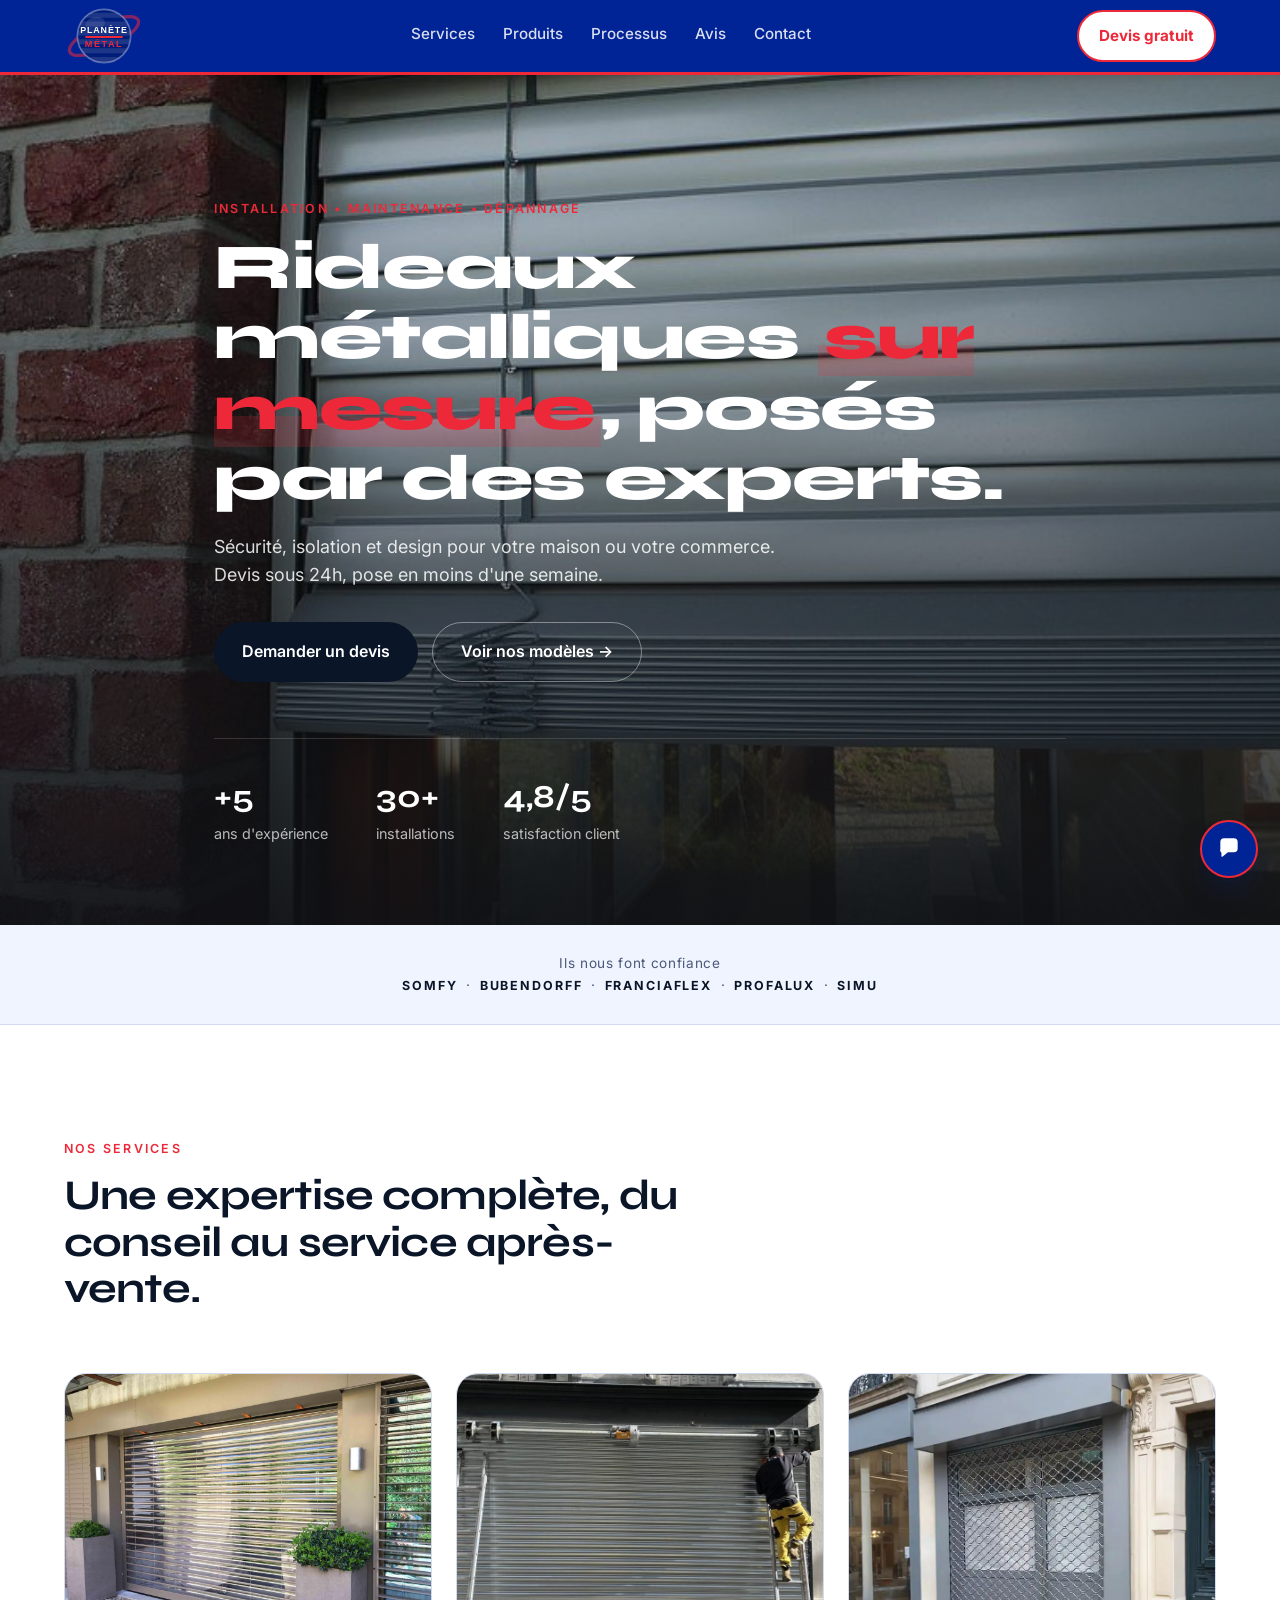
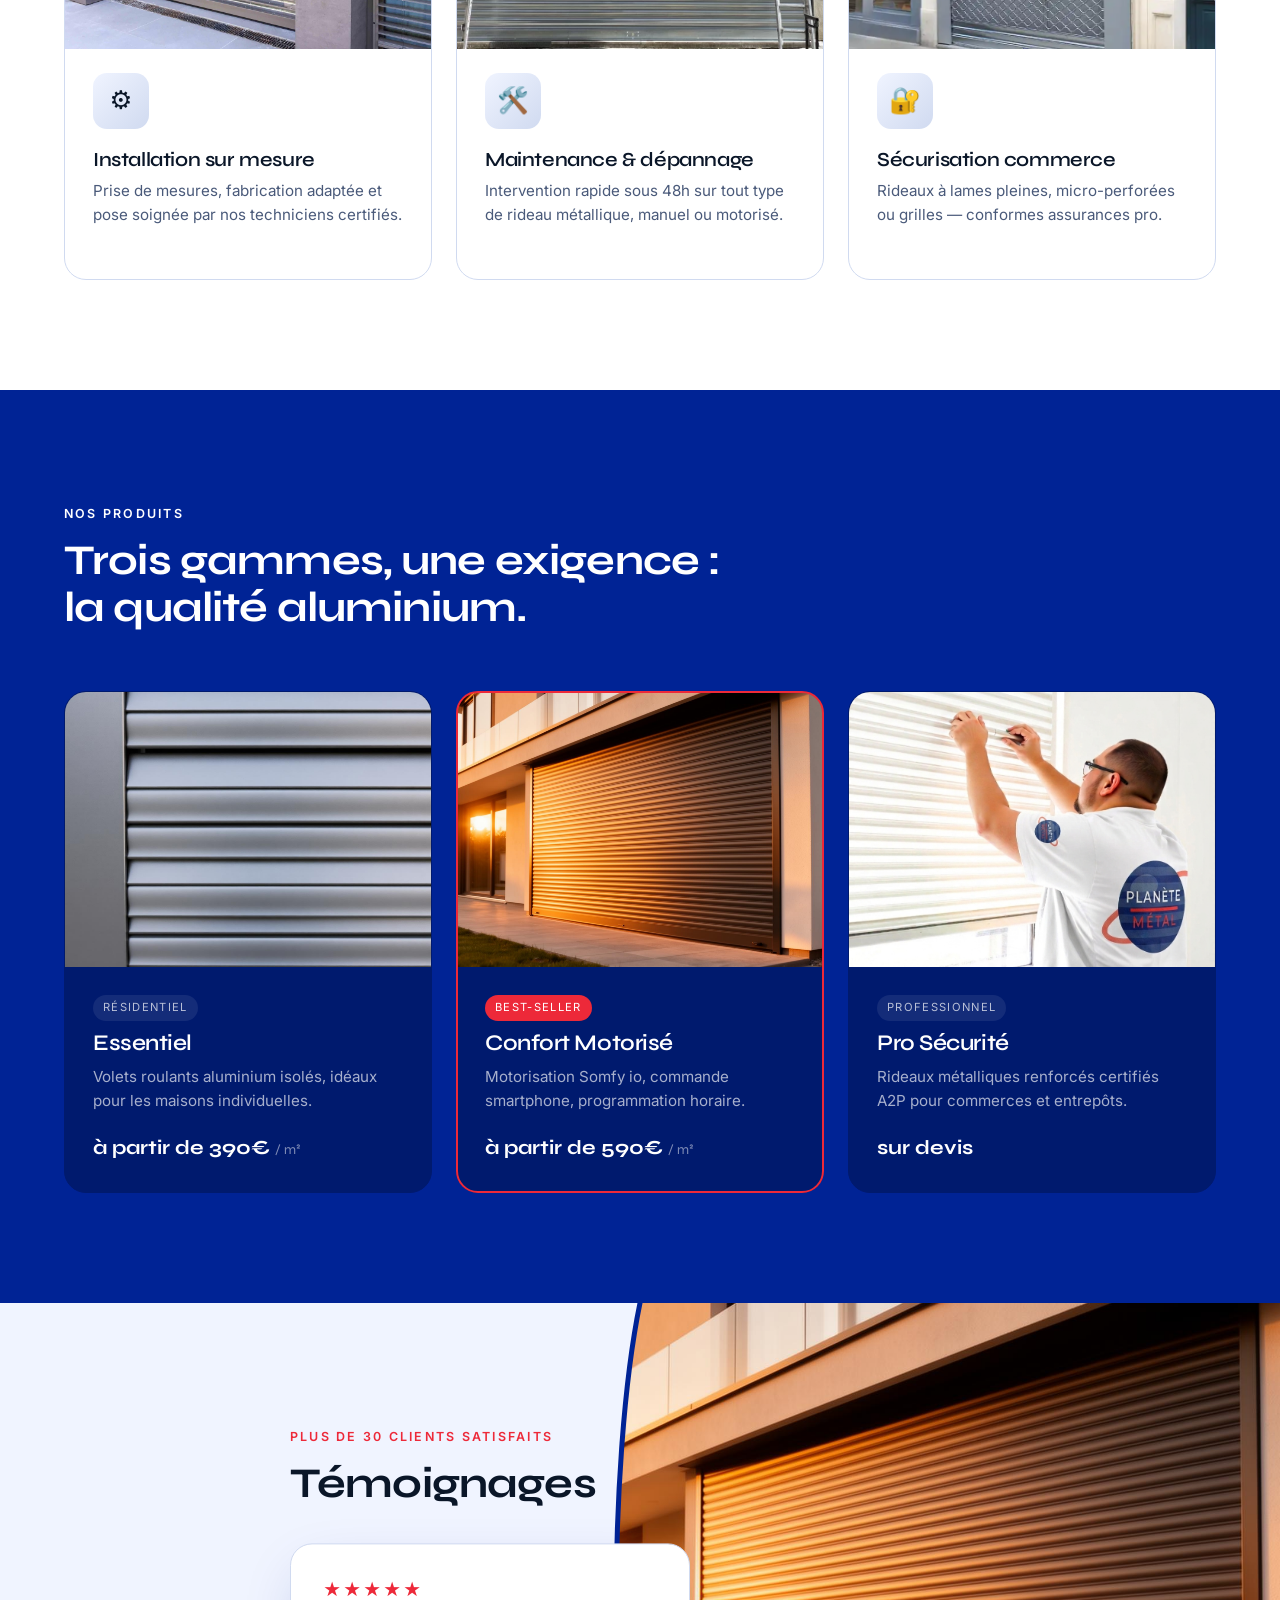
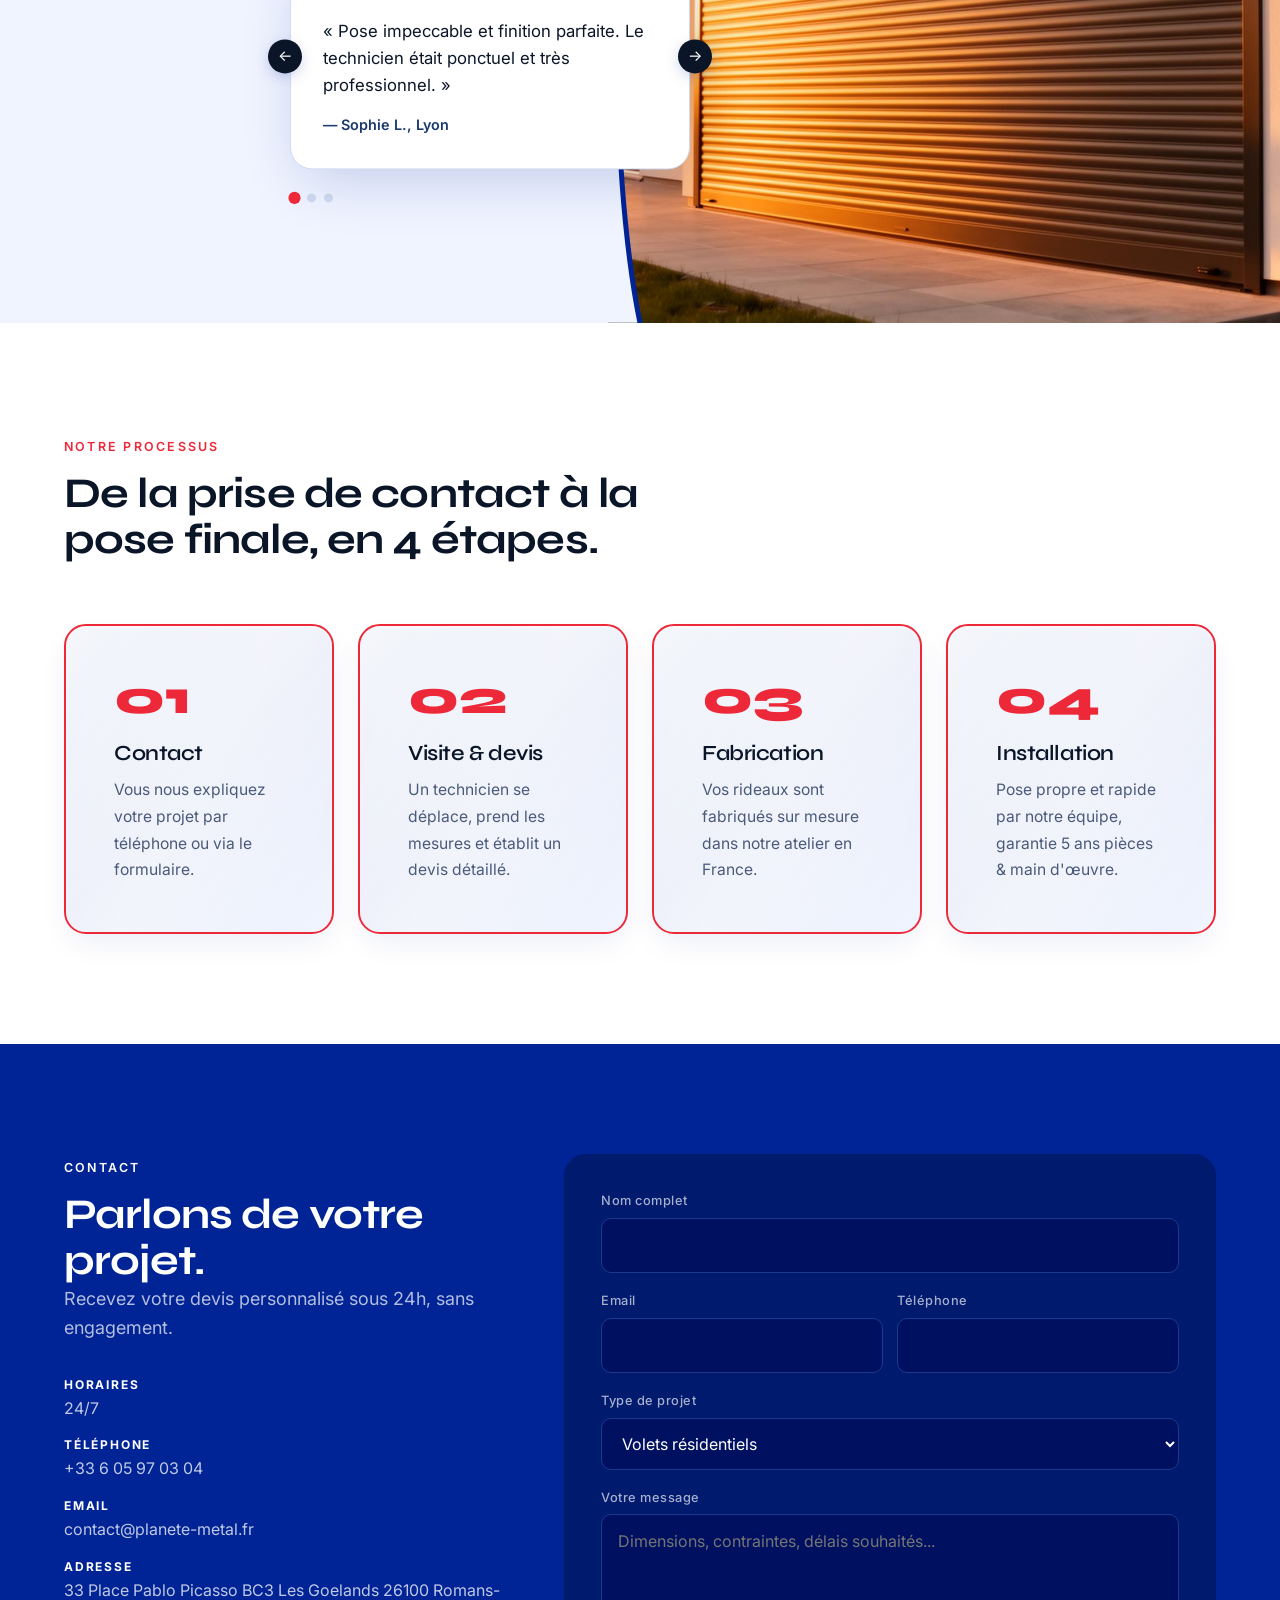
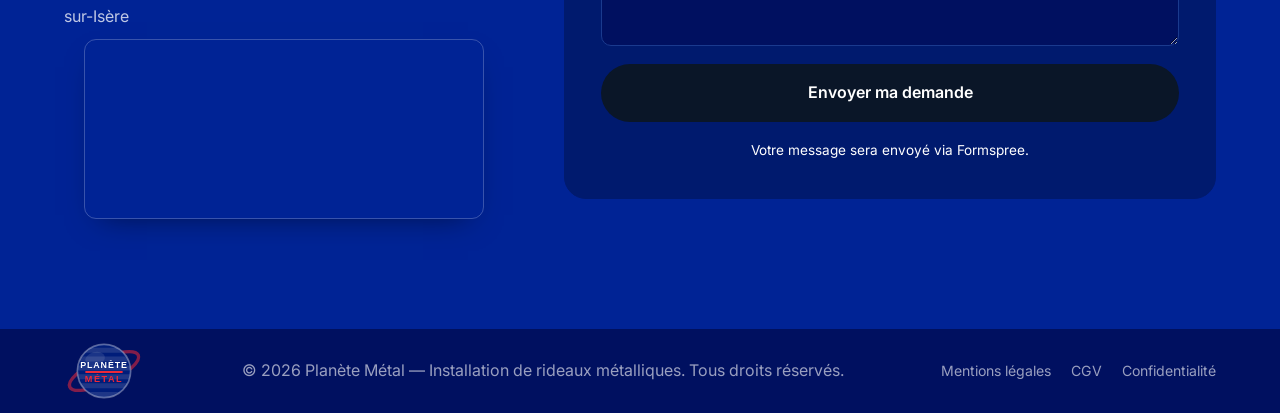
<file: index.html>
<!DOCTYPE html>
<html lang="fr">
<head>
<meta charset="UTF-8" />
<meta name="viewport" content="width=device-width, initial-scale=1.0" />
<title>Planète Métal</title>
<meta name="description" content="Spécialiste de l'installation de rideaux métalliques aluminium pour particuliers et professionnels. Devis gratuit, pose rapide, garantie 5 ans." />
<link rel="icon" type="image/svg+xml" href="assets/logo-white.svg?v=20260526b" />
<link rel="preconnect" href="https://fonts.googleapis.com">
<link rel="preconnect" href="https://fonts.gstatic.com" crossorigin>
<link href="https://fonts.googleapis.com/css2?family=Inter:wght@400;500;600&family=Syne:wght@600;700;800&display=swap" rel="stylesheet">
<link rel="stylesheet" href="styles.css" />
</head>
<body>

<header class="nav">
  <div class="container nav__inner">
    <a href="#" class="brand">
      <img src="assets/logo-white.svg?v=20260526b" alt="Planète Métal" class="brand__logo">
    </a>
    <nav class="nav__links" id="siteNavLinks">
      <a href="#services">Services</a>
      <a href="#produits">Produits</a>
      <a href="#process">Processus</a>
      <a href="#temoignages">Avis</a>
      <a href="#contact">Contact</a>
    </nav>
    <a href="#contact" class="btn btn--primary btn--devis">Devis gratuit</a>
    <button class="nav__burger" aria-label="Menu" aria-expanded="false" aria-controls="siteNavLinks">
      <span></span><span></span><span></span>
    </button>
  </div>
</header>

<main>
  <!-- HERO -->
  <section class="hero">
    <div class="hero__media">
      <img src="assets/hero-1.jpg" alt="Rideau aluminium installé sur une maison moderne" />
      <div class="hero__overlay"></div>
    </div>
    <div class="container hero__content">
      <span class="eyebrow">Installation • Maintenance • Dépannage</span>
      <h1>Rideaux métalliques <em>sur mesure</em>, posés par des experts.</h1>
      <p class="lead">Sécurité, isolation et design pour votre maison ou votre commerce. Devis sous 24h, pose en moins d'une semaine.</p>
      <div class="hero__cta">
        <a href="#contact" class="btn btn--primary btn--lg">Demander un devis</a>
        <a href="#produits" class="btn btn--ghost btn--lg">Voir nos modèles →</a>
      </div>
      <div class="hero__stats">
        <div><strong>+5</strong><span>ans d'expérience</span></div>
        <div><strong>30+</strong><span>installations</span></div>
        <div><strong>4,8/5</strong><span>satisfaction client</span></div>
      </div>
    </div>
  </section>

  <!-- LOGOS / TRUST -->
  <section class="trust">
    <div class="container">
      <p>Ils nous font confiance <br>  <span>SOMFY</span> · <span>BUBENDORFF</span> · <span>FRANCIAFLEX</span> · <span>PROFALUX</span> · <span>SIMU</span></p>
    </div>
  </section>

  <!-- SERVICES -->
  <section id="services" class="section">
    <div class="container">
      <div class="section__head">
        <span class="eyebrow">Nos services</span>
        <h2>Une expertise complète, du conseil au service après-vente.</h2>
      </div>
      <div class="carousel" id="servicesCarousel">
        <div class="carousel__track">
        <article class="card">
          <div class="card__img"><img src="assets/Services/service-1.jpg" alt="Installation sur mesure"></div>
          <div class="card__body">
            <div class="card__icon">⚙️</div>
            <h3>Installation sur mesure</h3>
            <p>Prise de mesures, fabrication adaptée et pose soignée par nos techniciens certifiés.</p>
          </div>
        </article>
        <article class="card">
          <div class="card__img"><img src="assets/Services/service-2.jpg" alt="Maintenance et dépannage"></div>
          <div class="card__body">
            <div class="card__icon">🛠️</div>
            <h3>Maintenance &amp; dépannage</h3>
            <p>Intervention rapide sous 48h sur tout type de rideau métallique, manuel ou motorisé.</p>
          </div>
        </article>
        <article class="card">
          <div class="card__img"><img src="assets/Services/service-3.jpg" alt="Sécurisation commerce"></div>
          <div class="card__body">
            <div class="card__icon">🔐</div>
            <h3>Sécurisation commerce</h3>
            <p>Rideaux à lames pleines, micro-perforées ou grilles — conformes assurances pro.</p>
          </div>
        </article>
        <article class="card">
          <div class="card__img"><img src="assets/Services/service-4.jpg" alt="Volets résidentiels"></div>
          <div class="card__body">
            <div class="card__icon">🏠</div>
            <h3>Volets résidentiels</h3>
            <p>Isolation thermique et phonique, motorisation domotique compatible smartphone.</p>
          </div>
        </article>
        <article class="card">
          <div class="card__img"><img src="assets/Services/service-5.jpg" alt="Personnalisation"></div>
          <div class="card__body">
            <div class="card__icon">🎨</div>
            <h3>Personnalisation</h3>
            <p>Plus de 30 coloris RAL, finitions mates ou texturées, habillage façade sur mesure.</p>
          </div>
        </article>
        <article class="card">
          <div class="card__img"><img src="assets/Services/service-6.jpg" alt="Devis et conseil gratuit"></div>
          <div class="card__body">
            <div class="card__icon">📑</div>
            <h3>Devis &amp; conseil gratuit</h3>
            <p>Visite à domicile offerte, étude technique et devis détaillé sans engagement.</p>
          </div>
        </article>
        </div>
      </div>
    </div>
  </section>

  <!-- PRODUITS -->
  <section id="produits" class="section section--dark">
    <div class="container">
      <div class="section__head">
        <span class="eyebrow eyebrow--light">Nos produits</span>
        <h2>Trois gammes, une exigence : la qualité aluminium.</h2>
      </div>
      <div class="grid grid-3 products">
        <article class="product">
          <div class="product__img"><img src="assets/texture.jpg" alt="Rideau aluminium gamme Essentiel" loading="lazy" /></div>
          <div class="product__body">
            <span class="tag">Résidentiel</span>
            <h3>Essentiel</h3>
            <p>Volets roulants aluminium isolés, idéaux pour les maisons individuelles.</p>
            <span class="price">à partir de 390€ <small>/ m²</small></span>
          </div>
        </article>
        <article class="product product--feat">
          <div class="product__img"><img src="assets/hero.jpg" alt="Rideau aluminium gamme Confort" loading="lazy" /></div>
          <div class="product__body">
            <span class="tag tag--accent">Best-seller</span>
            <h3>Confort Motorisé</h3>
            <p>Motorisation Somfy io, commande smartphone, programmation horaire.</p>
            <span class="price">à partir de 590€ <small>/ m²</small></span>
          </div>
        </article>
        <article class="product">
          <div class="product__img"><img src="assets/installer.png" alt="Rideau aluminium gamme Pro" loading="lazy" /></div>
          <div class="product__body">
            <span class="tag">Professionnel</span>
            <h3>Pro Sécurité</h3>
            <p>Rideaux métalliques renforcés certifiés A2P pour commerces et entrepôts.</p>
            <span class="price">sur devis</span>
          </div>
        </article>
      </div>
    </div>
  </section>

  <!-- TÉMOIGNAGES -->
  <section id="temoignages" class="temoignages-section">
    <!-- Defines the concave right edge clip on the left panel -->
    <svg width="0" height="0" style="position:absolute" aria-hidden="true">
      <defs>
        <clipPath id="leftPanelClip" clipPathUnits="objectBoundingBox">
          <path d="M 0 0 L 1 0 C 0.95 0.25 0.95 0.75 1 1 L 0 1 Z"/>
        </clipPath>
      </defs>
    </svg>
    <div class="temoignages__left"></div>
    <!-- Bold curvy separator — bows toward testimonials side -->
    <svg class="temoignages__curve" viewBox="0 0 100 600" preserveAspectRatio="none" xmlns="http://www.w3.org/2000/svg" aria-hidden="true">
      <path d="M 50 0 C 0 150 0 450 50 600" stroke="#002395" stroke-width="5" fill="none" stroke-linecap="round" stroke-linejoin="round" vector-effect="non-scaling-stroke"/>
    </svg>
    <div class="temoignages__right">
      <img src="assets/hero.jpg" alt="Installation rideau aluminium">
    </div>
    <!-- Content floats above both panels so the card can overlap the image -->
    <div class="temoignages__inner">
      <span class="eyebrow">Plus de 30 clients satisfaits</span>
      <h2>Témoignages</h2>
      <div class="temoignages__slider">
        <button class="tem-btn tem-btn--prev" aria-label="Précédent">&#8592;</button>
        <blockquote class="temoignage active">
          <div class="stars">★★★★★</div>
          <p>« Pose impeccable et finition parfaite. Le technicien était ponctuel et très professionnel. »</p>
          <footer>— Sophie L., Lyon</footer>
        </blockquote>
        <blockquote class="temoignage">
          <div class="stars">★★★★★</div>
          <p>« Devis clair, prix juste et délais respectés. Je recommande sans hésiter pour mon commerce. »</p>
          <footer>— Karim B., Marseille</footer>
        </blockquote>
        <blockquote class="temoignage">
          <div class="stars">★★★★★</div>
          <p>« Vrais experts. Ils ont motorisé tous mes volets en une journée, c'est un confort incroyable. »</p>
          <footer>— Élodie M., Toulouse</footer>
        </blockquote>
        <button class="tem-btn tem-btn--next" aria-label="Suivant">&#8594;</button>
      </div>
      <div class="temoignages__dots">
        <span class="tem-dot active"></span>
        <span class="tem-dot"></span>
        <span class="tem-dot"></span>
      </div>
    </div>
  </section>

    <!-- PROCESS -->
  <section id="process" class="section">
    <div class="container">
      <div class="section__head">
        <span class="eyebrow">Notre processus</span>
        <h2>De la prise de contact à la pose finale, en 4 étapes.</h2>
      </div>
      <ol class="steps">
        <li><span>01</span><h3>Contact</h3><p>Vous nous expliquez votre projet par téléphone ou via le formulaire.</p></li>
        <li><span>02</span><h3>Visite & devis</h3><p>Un technicien se déplace, prend les mesures et établit un devis détaillé.</p></li>
        <li><span>03</span><h3>Fabrication</h3><p>Vos rideaux sont fabriqués sur mesure dans notre atelier en France.</p></li>
        <li><span>04</span><h3>Installation</h3><p>Pose propre et rapide par notre équipe, garantie 5 ans pièces & main d'œuvre.</p></li>
      </ol>
    </div>
  </section>

  <!-- CONTACT -->
  <section id="contact" class="section section--dark contact">
    <div class="container grid grid-2 contact__grid">
      <div>
        <span class="eyebrow eyebrow--light">Contact</span>
        <h2>Parlons de votre projet.</h2>
        <p class="lead">Recevez votre devis personnalisé sous 24h, sans engagement.</p>
        <ul class="contact__info">
          <li><strong>Horaires</strong> 24/7</li>
          <li><strong>Téléphone</strong> +33 6 05 97 03 04</li>
          <li><strong>Email</strong> contact@planete-metal.fr</li>
          <li class="contact__info-address">
            <strong>Adresse</strong>
            <span class="contact__address-text">33 Place Pablo Picasso BC3 Les Goelands 26100 Romans-sur-Isère</span>
            <div class="contact__mini-map" aria-label="Localisation Planète Métal">
              <iframe
                title="Planète Métal - Romans-sur-Isère"
                src="https://www.google.com/maps?q=33%20Place%20Pablo%20Picasso%20BC3%20Les%20Goelands%2026100%20Romans-sur-Is%C3%A8re&output=embed"
                loading="lazy"
                referrerpolicy="no-referrer-when-downgrade"
                allowfullscreen>
              </iframe>
            </div>
          </li>
        </ul>
      </div>
      <form class="form" id="quoteForm" action="https://formspree.io/f/xredooep" method="POST">
        <input type="hidden" name="_subject" value="Nouveau devis - Planete Metal">
        <input type="hidden" name="_captcha" value="false">
        <input type="text" name="_gotcha" tabindex="-1" autocomplete="off" style="position:absolute;left:-9999px;opacity:0;pointer-events:none;">
        <div class="field">
          <label for="name">Nom complet</label>
          <input id="name" name="name" type="text" required />
        </div>
        <div class="row">
          <div class="field">
            <label for="email">Email</label>
            <input id="email" name="email" type="email" required />
          </div>
          <div class="field">
            <label for="phone">Téléphone</label>
            <input id="phone" name="phone" type="tel" required />
          </div>
        </div>
        <div class="field">
          <label for="type">Type de projet</label>
          <select id="type" name="type">
            <option>Volets résidentiels</option>
            <option>Rideau commerce</option>
            <option>Motorisation</option>
            <option>Maintenance / dépannage</option>
          </select>
        </div>
        <div class="field">
          <label for="msg">Votre message</label>
          <textarea id="msg" name="msg" rows="4" placeholder="Dimensions, contraintes, délais souhaités..."></textarea>
        </div>
        <button type="submit" class="btn btn--primary btn--lg btn--block">Envoyer ma demande</button>
        <p class="form__note" id="formNote">Votre message sera envoyé via Formspree.</p>
      </form>
    </div>
  </section>
</main>

<button class="chat-toggle" id="chatToggle" type="button" aria-label="Ouvrir l'assistant de questions" aria-controls="faqChat" aria-expanded="false">
  <svg viewBox="0 0 24 24" aria-hidden="true" focusable="false">
    <path d="M4 5.5A3.5 3.5 0 0 1 7.5 2h9A3.5 3.5 0 0 1 20 5.5v6A3.5 3.5 0 0 1 16.5 15H11l-4.8 4a.7.7 0 0 1-1.2-.54V15.4A3.5 3.5 0 0 1 4 11.5z"/>
  </svg>
</button>

<section class="faq-chat" id="faqChat" aria-hidden="true" role="dialog" aria-label="Conversation rapide" aria-modal="false">
  <header class="faq-chat__header">
    <div>
      <strong>Planète Métal Chat</strong>
      <p>Choisissez une question</p>
    </div>
    <button class="faq-chat__close" id="chatClose" type="button" aria-label="Fermer la conversation">×</button>
  </header>
  <div class="faq-chat__messages" id="chatMessages"></div>
</section>

<div class="form-popup" id="formPopup" aria-hidden="true" role="status" aria-live="polite">
  <div class="form-popup__card">
    <div class="form-popup__icon">✓</div>
    <h3>Thank you!</h3>
    <p>We will reach out to you soon.</p>
  </div>
</div>

<footer class="footer">
  <div class="container footer__inner">
    <div class="brand"><img src="assets/logo-white.svg" alt="Planète Métal" class="brand__logo"></div>
    <p>© <span id="year"></span> Planète Métal — Installation de rideaux métalliques. Tous droits réservés.</p>
    <div class="footer__links">
      <a href="#">Mentions légales</a>
      <a href="#">CGV</a>
      <a href="#">Confidentialité</a>
    </div>
  </div>
</footer>

<script src="script.js"></script>
</body>
</html>
</file>
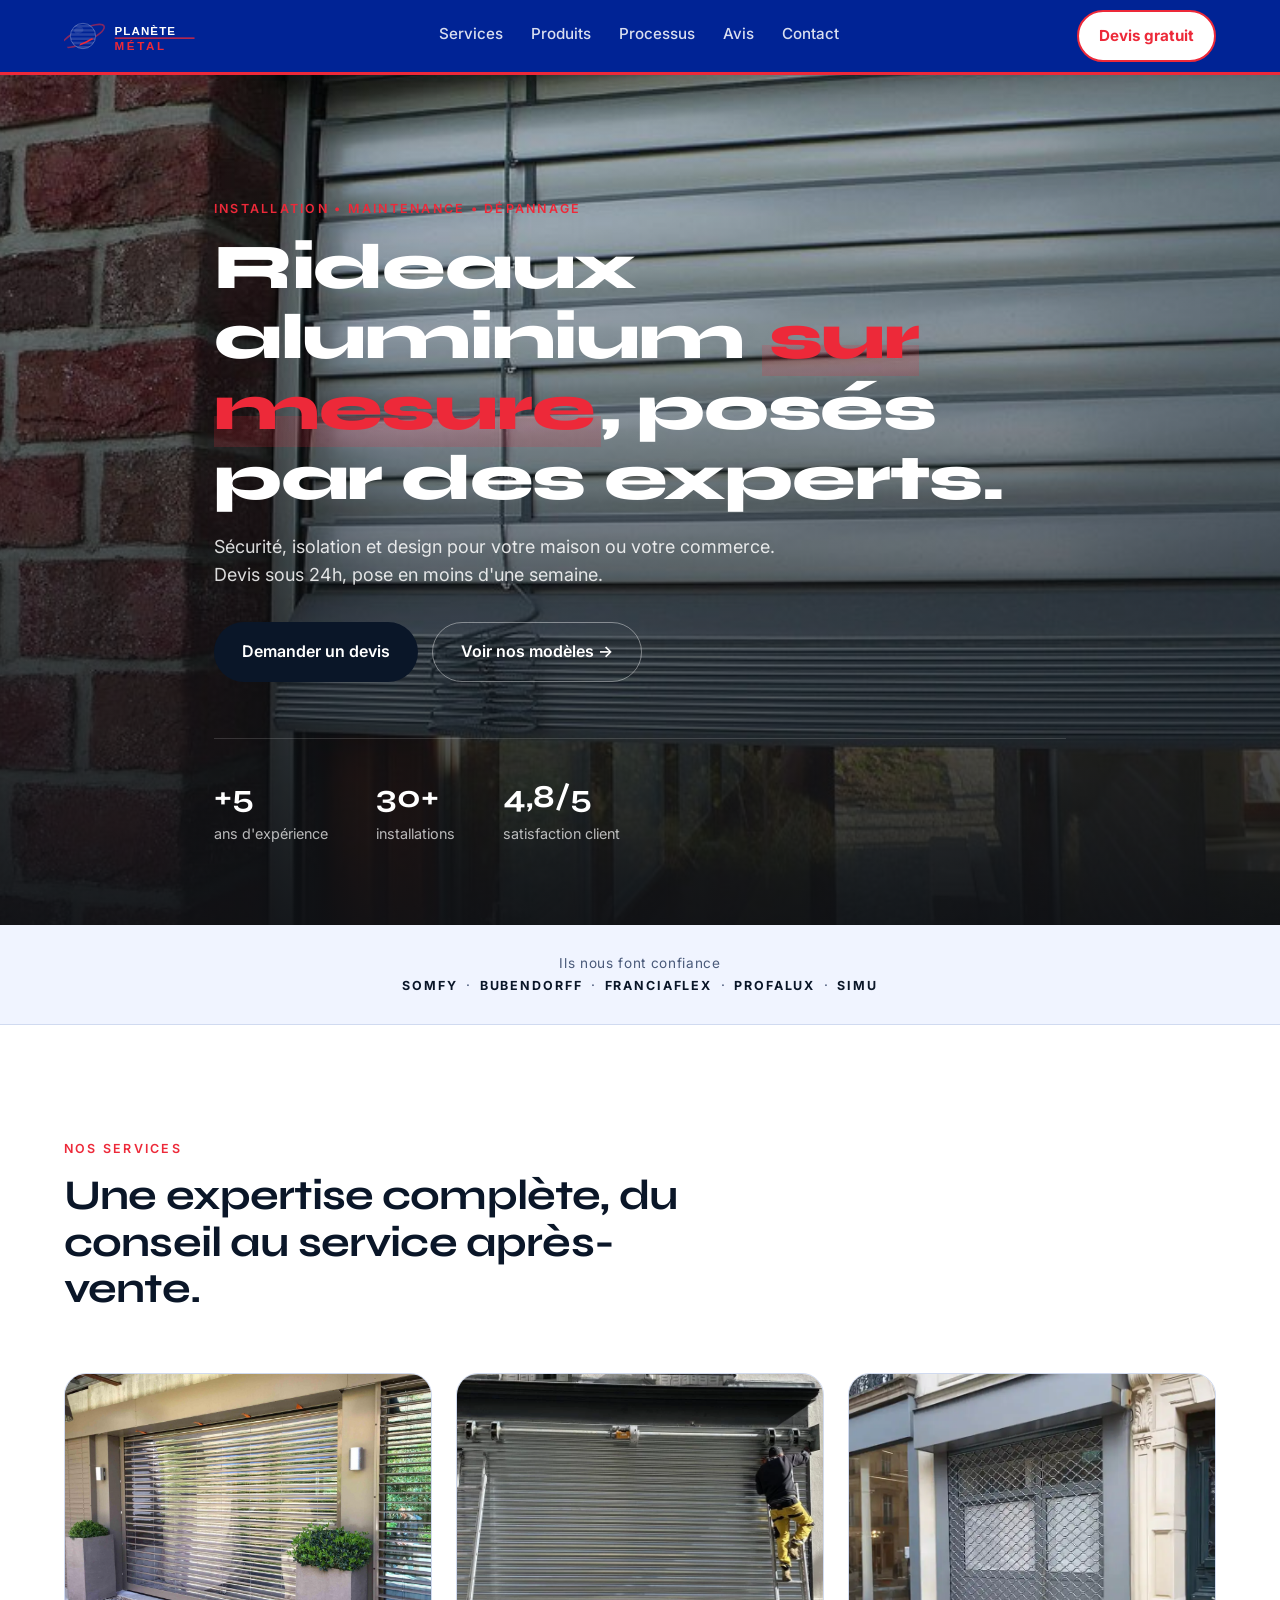
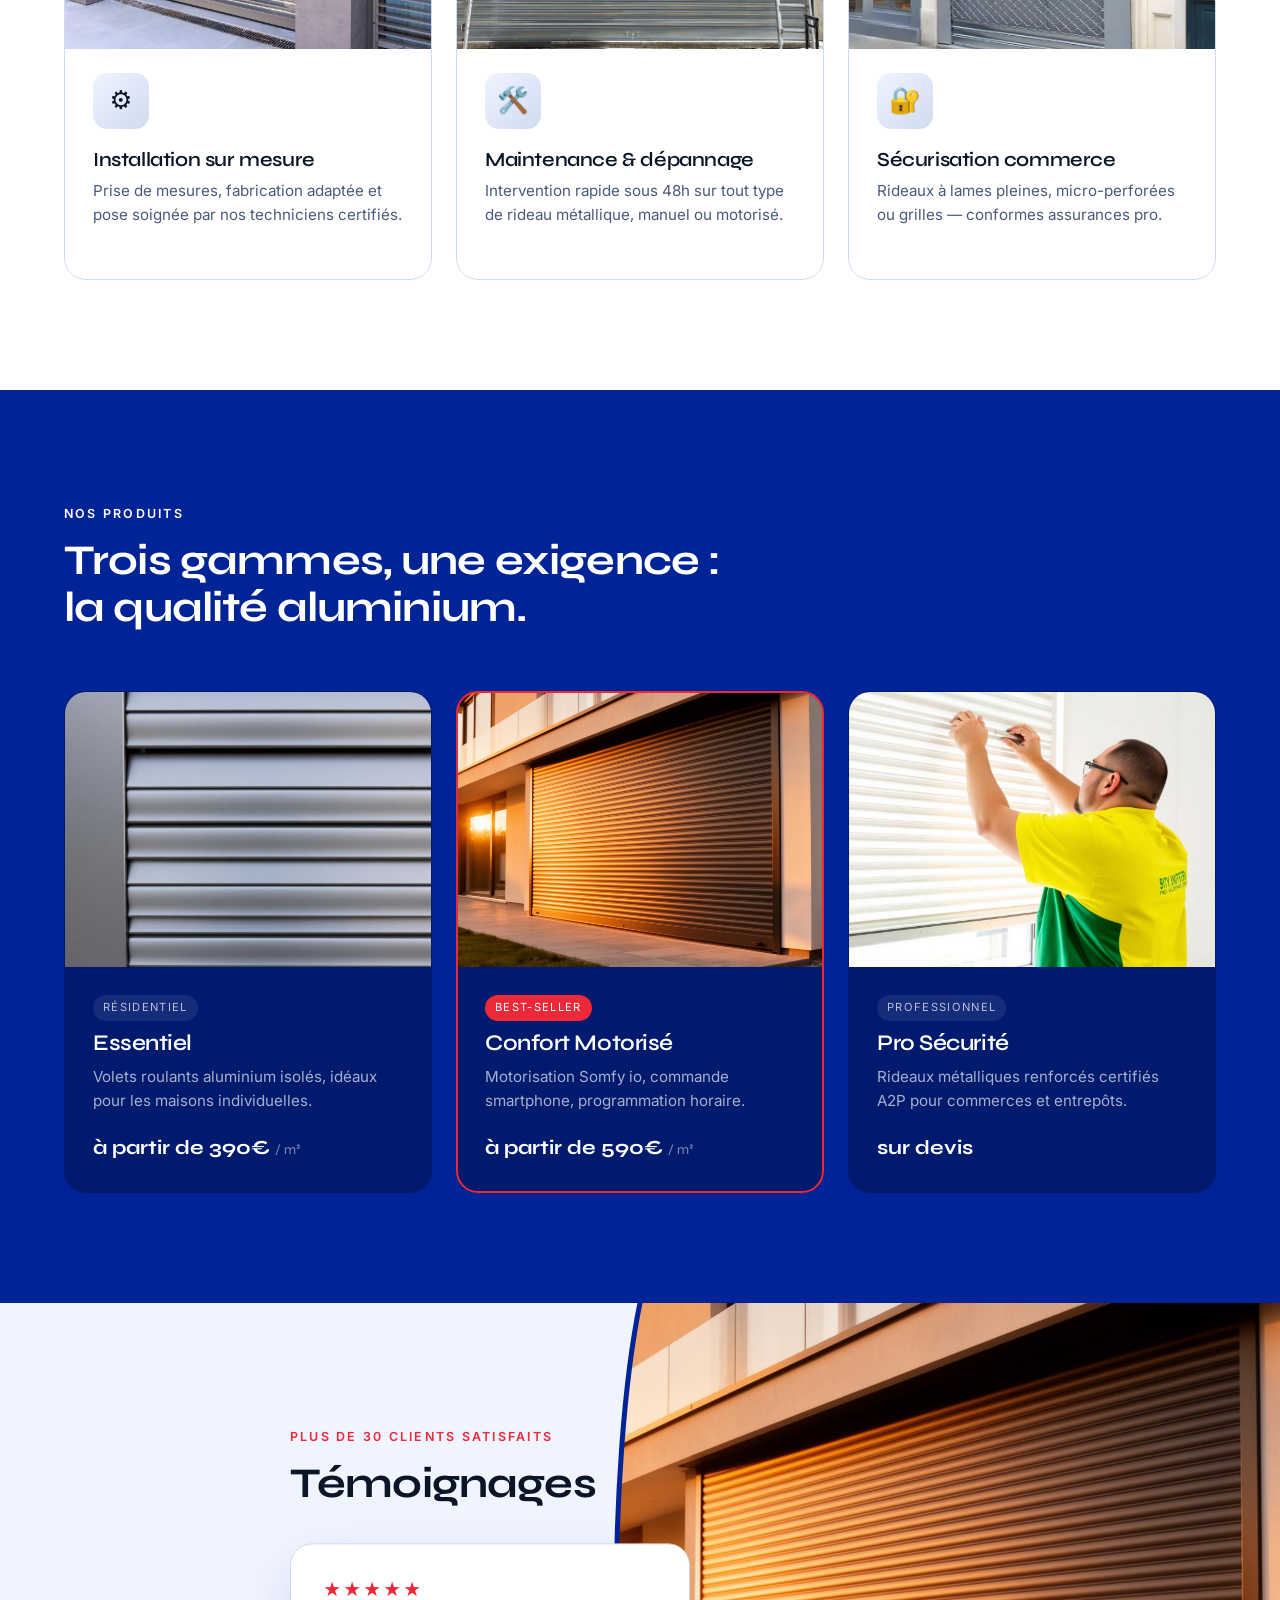
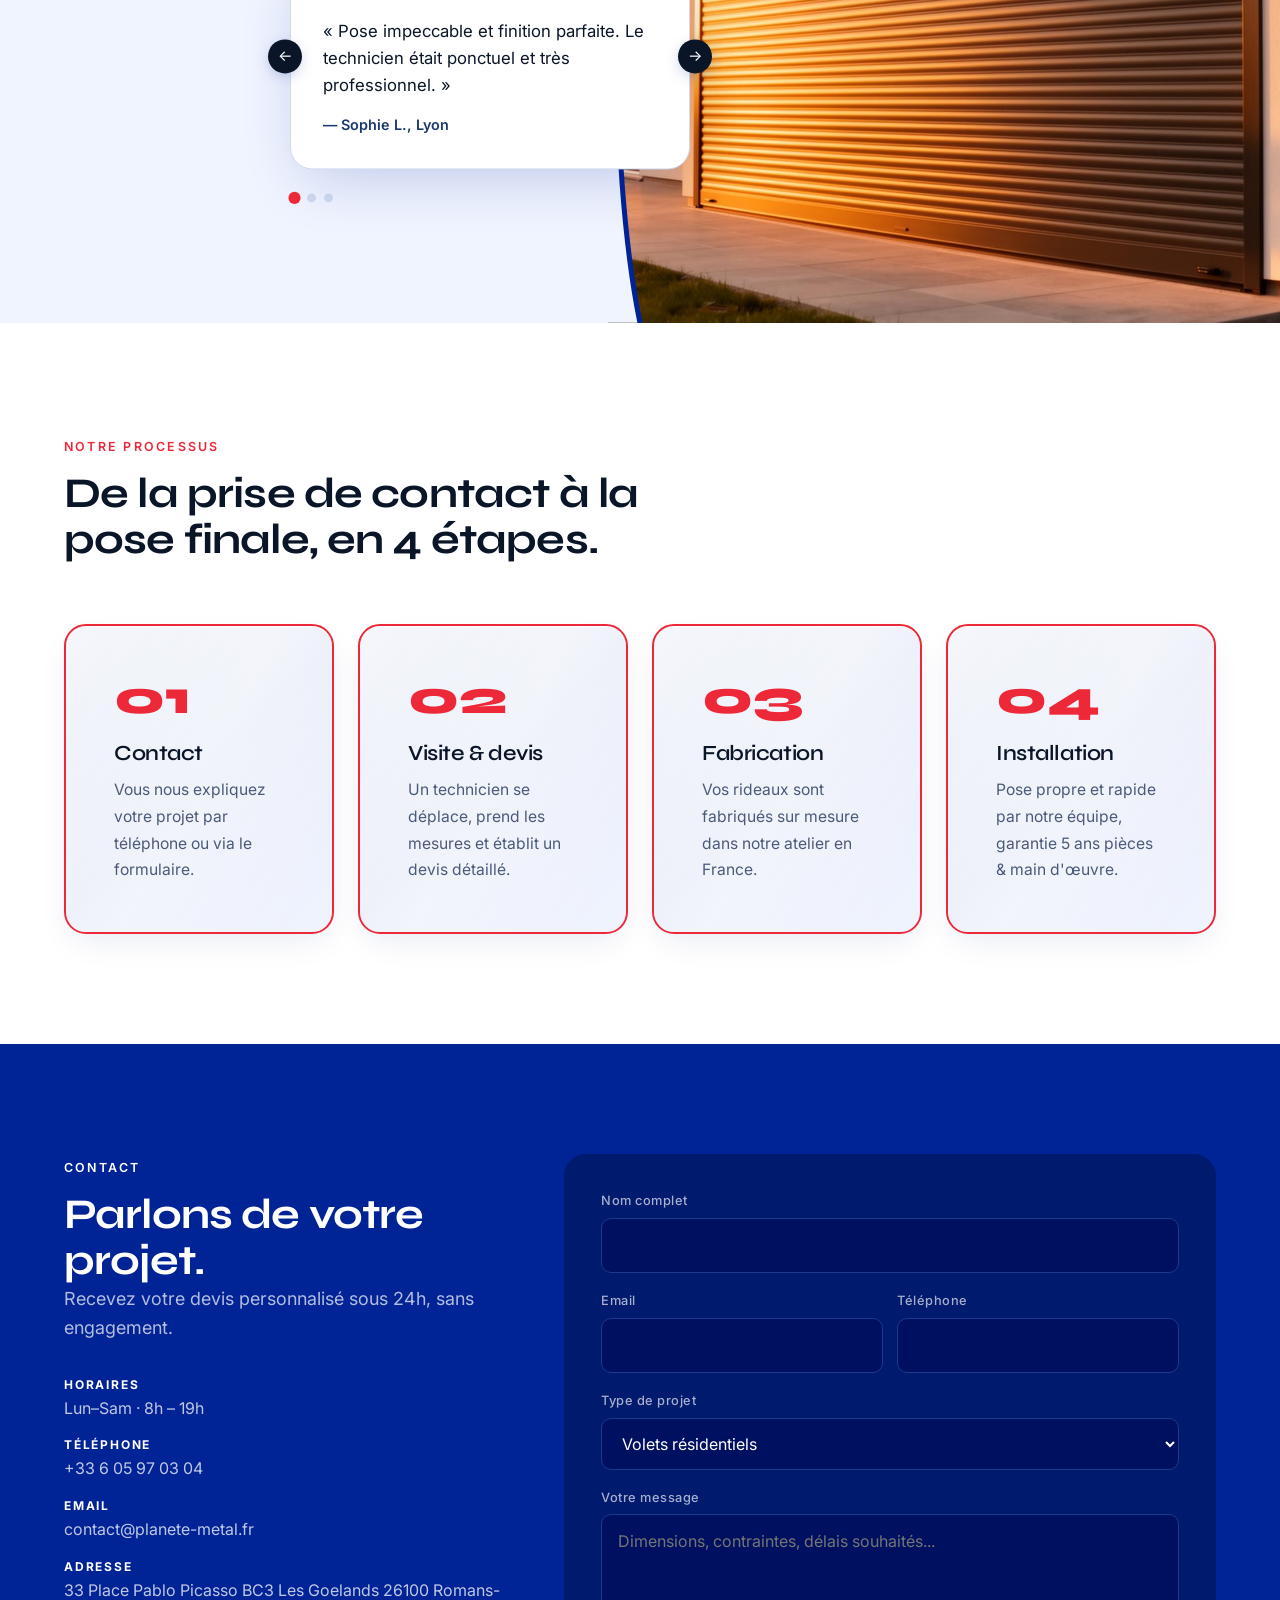
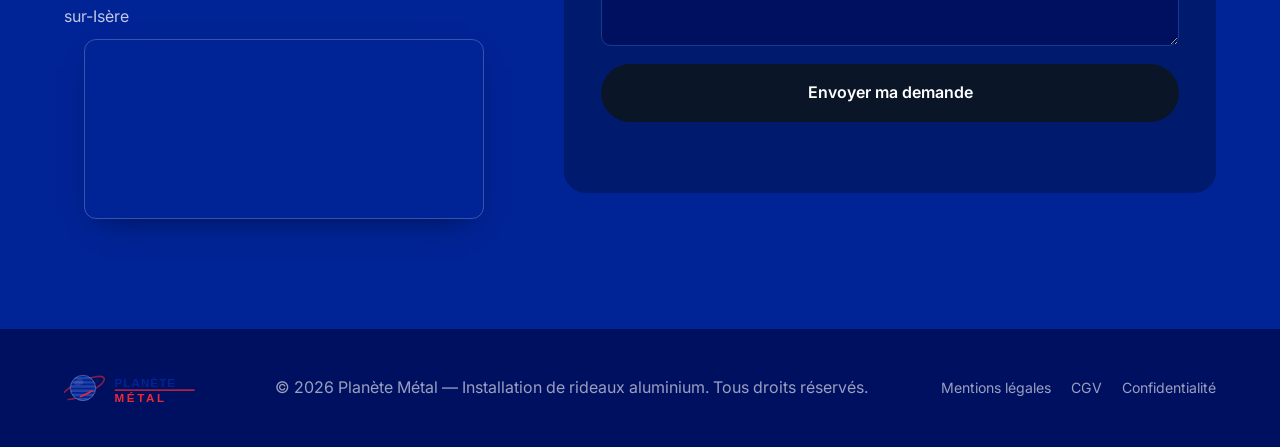
<file: rideaux-aluminium/index.html>
<!DOCTYPE html>
<html lang="fr">
<head>
<meta charset="UTF-8" />
<meta name="viewport" content="width=device-width, initial-scale=1.0" />
<title>Planète Métal</title>
<meta name="description" content="Spécialiste de l'installation de rideaux métalliques aluminium pour particuliers et professionnels. Devis gratuit, pose rapide, garantie 5 ans." />
<link rel="preconnect" href="https://fonts.googleapis.com">
<link rel="preconnect" href="https://fonts.gstatic.com" crossorigin>
<link href="https://fonts.googleapis.com/css2?family=Inter:wght@400;500;600&family=Syne:wght@600;700;800&display=swap" rel="stylesheet">
<link rel="stylesheet" href="styles.css" />
</head>
<body>

<header class="nav">
  <div class="container nav__inner">
    <a href="#" class="brand">
      <img src="assets/logo-white.svg" alt="Planète Métal" class="brand__logo">
    </a>
    <nav class="nav__links">
      <a href="#services">Services</a>
      <a href="#produits">Produits</a>
      <a href="#process">Processus</a>
      <a href="#temoignages">Avis</a>
      <a href="#contact">Contact</a>
    </nav>
    <a href="#contact" class="btn btn--primary btn--devis">Devis gratuit</a>
    <button class="nav__burger" aria-label="Menu">
      <span></span><span></span><span></span>
    </button>
  </div>
</header>

<main>
  <!-- HERO -->
  <section class="hero">
    <div class="hero__media">
      <img src="assets/hero-1.jpg" alt="Rideau aluminium installé sur une maison moderne" />
      <div class="hero__overlay"></div>
    </div>
    <div class="container hero__content">
      <span class="eyebrow">Installation • Maintenance • Dépannage</span>
      <h1>Rideaux aluminium <em>sur mesure</em>, posés par des experts.</h1>
      <p class="lead">Sécurité, isolation et design pour votre maison ou votre commerce. Devis sous 24h, pose en moins d'une semaine.</p>
      <div class="hero__cta">
        <a href="#contact" class="btn btn--primary btn--lg">Demander un devis</a>
        <a href="#produits" class="btn btn--ghost btn--lg">Voir nos modèles →</a>
      </div>
      <div class="hero__stats">
        <div><strong>+5</strong><span>ans d'expérience</span></div>
        <div><strong>30+</strong><span>installations</span></div>
        <div><strong>4,8/5</strong><span>satisfaction client</span></div>
      </div>
    </div>
  </section>

  <!-- LOGOS / TRUST -->
  <section class="trust">
    <div class="container">
      <p>Ils nous font confiance <br>  <span>SOMFY</span> · <span>BUBENDORFF</span> · <span>FRANCIAFLEX</span> · <span>PROFALUX</span> · <span>SIMU</span></p>
    </div>
  </section>

  <!-- SERVICES -->
  <section id="services" class="section">
    <div class="container">
      <div class="section__head">
        <span class="eyebrow">Nos services</span>
        <h2>Une expertise complète, du conseil au service après-vente.</h2>
      </div>
      <div class="carousel" id="servicesCarousel">
        <div class="carousel__track">
        <article class="card">
          <div class="card__img"><img src="assets/Services/service-1.jpg" alt="Installation sur mesure"></div>
          <div class="card__body">
            <div class="card__icon">⚙️</div>
            <h3>Installation sur mesure</h3>
            <p>Prise de mesures, fabrication adaptée et pose soignée par nos techniciens certifiés.</p>
          </div>
        </article>
        <article class="card">
          <div class="card__img"><img src="assets/Services/service-2.jpg" alt="Maintenance et dépannage"></div>
          <div class="card__body">
            <div class="card__icon">🛠️</div>
            <h3>Maintenance &amp; dépannage</h3>
            <p>Intervention rapide sous 48h sur tout type de rideau métallique, manuel ou motorisé.</p>
          </div>
        </article>
        <article class="card">
          <div class="card__img"><img src="assets/Services/service-3.jpg" alt="Sécurisation commerce"></div>
          <div class="card__body">
            <div class="card__icon">🔐</div>
            <h3>Sécurisation commerce</h3>
            <p>Rideaux à lames pleines, micro-perforées ou grilles — conformes assurances pro.</p>
          </div>
        </article>
        <article class="card">
          <div class="card__img"><img src="assets/Services/service-4.jpg" alt="Volets résidentiels"></div>
          <div class="card__body">
            <div class="card__icon">🏠</div>
            <h3>Volets résidentiels</h3>
            <p>Isolation thermique et phonique, motorisation domotique compatible smartphone.</p>
          </div>
        </article>
        <article class="card">
          <div class="card__img"><img src="assets/Services/service-5.jpg" alt="Personnalisation"></div>
          <div class="card__body">
            <div class="card__icon">🎨</div>
            <h3>Personnalisation</h3>
            <p>Plus de 30 coloris RAL, finitions mates ou texturées, habillage façade sur mesure.</p>
          </div>
        </article>
        <article class="card">
          <div class="card__img"><img src="assets/Services/service-6.jpg" alt="Devis et conseil gratuit"></div>
          <div class="card__body">
            <div class="card__icon">📑</div>
            <h3>Devis &amp; conseil gratuit</h3>
            <p>Visite à domicile offerte, étude technique et devis détaillé sans engagement.</p>
          </div>
        </article>
        </div>
      </div>
    </div>
  </section>

  <!-- PRODUITS -->
  <section id="produits" class="section section--dark">
    <div class="container">
      <div class="section__head">
        <span class="eyebrow eyebrow--light">Nos produits</span>
        <h2>Trois gammes, une exigence : la qualité aluminium.</h2>
      </div>
      <div class="grid grid-3 products">
        <article class="product">
          <div class="product__img"><img src="assets/texture.jpg" alt="Rideau aluminium gamme Essentiel" loading="lazy" /></div>
          <div class="product__body">
            <span class="tag">Résidentiel</span>
            <h3>Essentiel</h3>
            <p>Volets roulants aluminium isolés, idéaux pour les maisons individuelles.</p>
            <span class="price">à partir de 390€ <small>/ m²</small></span>
          </div>
        </article>
        <article class="product product--feat">
          <div class="product__img"><img src="assets/hero.jpg" alt="Rideau aluminium gamme Confort" loading="lazy" /></div>
          <div class="product__body">
            <span class="tag tag--accent">Best-seller</span>
            <h3>Confort Motorisé</h3>
            <p>Motorisation Somfy io, commande smartphone, programmation horaire.</p>
            <span class="price">à partir de 590€ <small>/ m²</small></span>
          </div>
        </article>
        <article class="product">
          <div class="product__img"><img src="assets/installer.jpg" alt="Rideau aluminium gamme Pro" loading="lazy" /></div>
          <div class="product__body">
            <span class="tag">Professionnel</span>
            <h3>Pro Sécurité</h3>
            <p>Rideaux métalliques renforcés certifiés A2P pour commerces et entrepôts.</p>
            <span class="price">sur devis</span>
          </div>
        </article>
      </div>
    </div>
  </section>

  <!-- TÉMOIGNAGES -->
  <section id="temoignages" class="temoignages-section">
    <!-- Defines the concave right edge clip on the left panel -->
    <svg width="0" height="0" style="position:absolute" aria-hidden="true">
      <defs>
        <clipPath id="leftPanelClip" clipPathUnits="objectBoundingBox">
          <path d="M 0 0 L 1 0 C 0.95 0.25 0.95 0.75 1 1 L 0 1 Z"/>
        </clipPath>
      </defs>
    </svg>
    <div class="temoignages__left"></div>
    <!-- Bold curvy separator — bows toward testimonials side -->
    <svg class="temoignages__curve" viewBox="0 0 100 600" preserveAspectRatio="none" xmlns="http://www.w3.org/2000/svg" aria-hidden="true">
      <path d="M 50 0 C 0 150 0 450 50 600" stroke="#002395" stroke-width="5" fill="none" stroke-linecap="round" stroke-linejoin="round" vector-effect="non-scaling-stroke"/>
    </svg>
    <div class="temoignages__right">
      <img src="assets/hero.jpg" alt="Installation rideau aluminium">
    </div>
    <!-- Content floats above both panels so the card can overlap the image -->
    <div class="temoignages__inner">
      <span class="eyebrow">Plus de 30 clients satisfaits</span>
      <h2>Témoignages</h2>
      <div class="temoignages__slider">
        <button class="tem-btn tem-btn--prev" aria-label="Précédent">&#8592;</button>
        <blockquote class="temoignage active">
          <div class="stars">★★★★★</div>
          <p>« Pose impeccable et finition parfaite. Le technicien était ponctuel et très professionnel. »</p>
          <footer>— Sophie L., Lyon</footer>
        </blockquote>
        <blockquote class="temoignage">
          <div class="stars">★★★★★</div>
          <p>« Devis clair, prix juste et délais respectés. Je recommande sans hésiter pour mon commerce. »</p>
          <footer>— Karim B., Marseille</footer>
        </blockquote>
        <blockquote class="temoignage">
          <div class="stars">★★★★★</div>
          <p>« Vrais experts. Ils ont motorisé tous mes volets en une journée, c'est un confort incroyable. »</p>
          <footer>— Élodie M., Toulouse</footer>
        </blockquote>
        <button class="tem-btn tem-btn--next" aria-label="Suivant">&#8594;</button>
      </div>
      <div class="temoignages__dots">
        <span class="tem-dot active"></span>
        <span class="tem-dot"></span>
        <span class="tem-dot"></span>
      </div>
    </div>
  </section>

    <!-- PROCESS -->
  <section id="process" class="section">
    <div class="container">
      <div class="section__head">
        <span class="eyebrow">Notre processus</span>
        <h2>De la prise de contact à la pose finale, en 4 étapes.</h2>
      </div>
      <ol class="steps">
        <li><span>01</span><h3>Contact</h3><p>Vous nous expliquez votre projet par téléphone ou via le formulaire.</p></li>
        <li><span>02</span><h3>Visite & devis</h3><p>Un technicien se déplace, prend les mesures et établit un devis détaillé.</p></li>
        <li><span>03</span><h3>Fabrication</h3><p>Vos rideaux sont fabriqués sur mesure dans notre atelier en France.</p></li>
        <li><span>04</span><h3>Installation</h3><p>Pose propre et rapide par notre équipe, garantie 5 ans pièces & main d'œuvre.</p></li>
      </ol>
    </div>
  </section>

  <!-- CONTACT -->
  <section id="contact" class="section section--dark contact">
    <div class="container grid grid-2 contact__grid">
      <div>
        <span class="eyebrow eyebrow--light">Contact</span>
        <h2>Parlons de votre projet.</h2>
        <p class="lead">Recevez votre devis personnalisé sous 24h, sans engagement.</p>
        <ul class="contact__info">
          <li><strong>Horaires</strong> Lun–Sam · 8h – 19h</li>
          <li><strong>Téléphone</strong> +33 6 05 97 03 04</li>
          <li><strong>Email</strong> contact@planete-metal.fr</li>
          <li class="contact__info-address">
            <strong>Adresse</strong>
            <span class="contact__address-text">33 Place Pablo Picasso BC3 Les Goelands 26100 Romans-sur-Isère</span>
            <div class="contact__mini-map" aria-label="Localisation Planète Métal">
              <iframe
                title="Planète Métal - Romans-sur-Isère"
                src="https://www.google.com/maps?q=33%20Place%20Pablo%20Picasso%20BC3%20Les%20Goelands%2026100%20Romans-sur-Is%C3%A8re&output=embed"
                loading="lazy"
                referrerpolicy="no-referrer-when-downgrade"
                allowfullscreen>
              </iframe>
            </div>
          </li>
        </ul>
      </div>
      <form class="form" id="quoteForm">
        <div class="field">
          <label for="name">Nom complet</label>
          <input id="name" name="name" type="text" required />
        </div>
        <div class="row">
          <div class="field">
            <label for="email">Email</label>
            <input id="email" name="email" type="email" required />
          </div>
          <div class="field">
            <label for="phone">Téléphone</label>
            <input id="phone" name="phone" type="tel" required />
          </div>
        </div>
        <div class="field">
          <label for="type">Type de projet</label>
          <select id="type" name="type">
            <option>Volets résidentiels</option>
            <option>Rideau commerce</option>
            <option>Motorisation</option>
            <option>Maintenance / dépannage</option>
          </select>
        </div>
        <div class="field">
          <label for="msg">Votre message</label>
          <textarea id="msg" name="msg" rows="4" placeholder="Dimensions, contraintes, délais souhaités..."></textarea>
        </div>
        <button type="submit" class="btn btn--primary btn--lg btn--block">Envoyer ma demande</button>
        <p class="form__note" id="formNote"></p>
      </form>
    </div>
  </section>
</main>

<footer class="footer">
  <div class="container footer__inner">
    <div class="brand"><img src="assets/logo.svg" alt="Planète Métal" class="brand__logo"></div>
    <p>© <span id="year"></span> Planète Métal — Installation de rideaux aluminium. Tous droits réservés.</p>
    <div class="footer__links">
      <a href="#">Mentions légales</a>
      <a href="#">CGV</a>
      <a href="#">Confidentialité</a>
    </div>
  </div>
</footer>

<script src="script.js"></script>
</body>
</html>
</file>
<file: styles.css>
:root{
  --bg:#002395;              /* French blue */
  --bg-alt:#f0f4ff;
  --surface:#ffffff;
  --ink:#0a1628;
  --ink-soft:#1a3a6e;
  --muted:#4a5a7a;
  --line:#d0daf0;
  --line-dark:#001a6e;
  --accent:#ED2939;          /* French red */
  --accent-2:#ffffff;
  --silver:#c9ced6;
  --radius:14px;
  --radius-lg:22px;
  --shadow:0 20px 60px -20px rgba(0,35,149,.25);
  --shadow-soft:0 8px 30px -12px rgba(0,35,149,.18);
  --container:1200px;
  --font-sans:"Inter",system-ui,sans-serif;
  --font-display:"Syne",system-ui,sans-serif;
}

*{box-sizing:border-box;margin:0;padding:0}
html{scroll-behavior:smooth}
body{
  font-family:var(--font-sans);
  color:var(--ink);
  background:var(--surface);
  line-height:1.6;
  -webkit-font-smoothing:antialiased;
}
img{max-width:100%;display:block}
a{color:inherit;text-decoration:none}
button{font:inherit;cursor:pointer;border:none;background:none;color:inherit}

.container{max-width:var(--container);margin:0 auto;padding:0 24px}

/* ---------- TYPO ---------- */
h1,h2,h3{font-family:var(--font-display);letter-spacing:-.02em;line-height:1.1;color:var(--ink)}
h1{font-size:clamp(2.4rem,5vw,4.4rem);font-weight:800}
h1 em{font-style:normal;color:var(--accent);background:linear-gradient(180deg,transparent 60%,rgba(237,41,57,.18) 60%);padding:0 .1em}
h2{font-size:clamp(1.8rem,3.3vw,2.8rem);font-weight:700}
h3{font-size:1.25rem;font-weight:600}
.lead{font-size:1.125rem;color:var(--ink-soft);max-width:55ch}
.eyebrow{
  display:inline-block;font-size:.78rem;font-weight:600;letter-spacing:.18em;text-transform:uppercase;
  color:var(--accent);margin-bottom:14px;
}
.eyebrow--light{color:var(--accent-2)}

/* ---------- NAV ---------- */
.nav{
  position:sticky;top:0;z-index:50;
  backdrop-filter:saturate(140%) blur(12px);
  background:#002395;
  border-bottom:3px solid #ED2939;
  overflow:hidden;
}
.nav::after{
  content:'';
  position:absolute;
  top:0;left:-60%;
  width:40%;height:100%;
  background:linear-gradient(
    105deg,
    transparent 20%,
    rgba(255,255,255,.13) 40%,
    rgba(255,255,255,.32) 50%,
    rgba(255,255,255,.13) 60%,
    transparent 80%
  );
  transform:skewX(-15deg);
  animation:navSheen 3.6s ease-in-out infinite;
  pointer-events:none;
}
@keyframes navSheen{
  0%   {left:-60%}
  60%  {left:130%}
  100% {left:130%}
}
.nav__inner{display:flex;align-items:center;justify-content:space-between;height:72px;gap:24px}
.brand{
  display:flex;align-items:center;gap:10px;font-family:var(--font-display);font-weight:800;font-size:1.15rem;
  color:#fff;transition:opacity .2s,transform .2s;
}
.brand:hover{opacity:.85;transform:scale(1.04)}
.brand__logo{
  height:38px;width:auto;display:block;
  transition:transform .25s,filter .25s;
}
.nav .brand__logo{height:80px}
.footer .brand__logo{height:80px}
.brand:hover .brand__logo{transform:scale(1.05);filter:drop-shadow(0 2px 8px rgba(237,41,57,.45))}
.nav__links{display:flex;gap:28px}
.nav__links a{
  font-size:.95rem;color:rgba(255,255,255,.85);font-weight:500;
  position:relative;padding-bottom:4px;
  transition:color .2s;
}
.nav__links a::after{
  content:'';position:absolute;bottom:0;left:50%;
  width:0;height:2px;border-radius:2px;
  background:#ED2939;
  transition:width .3s ease,left .3s ease;
}
.nav__links a:hover{color:#fff}
.nav__links a:hover::after{width:100%;left:0}
.nav__burger{display:none;flex-direction:column;gap:5px}
.nav__burger:hover span{background:#ED2939}
.nav__burger span{transition:background .2s,transform .2s}
.nav__burger span{width:22px;height:2px;background:#fff;border-radius:2px}
.nav__burger{position:relative;z-index:70;touch-action:manipulation;-webkit-tap-highlight-color:transparent}


/* ---------- BUTTONS ---------- */
.btn{
  display:inline-flex;align-items:center;justify-content:center;gap:8px;
  padding:12px 20px;border-radius:999px;font-weight:600;font-size:.95rem;
  transition:transform .2s, box-shadow .2s, background .2s, color .2s;
  white-space:nowrap;
}
.btn--lg{padding:16px 28px;font-size:1rem}
.btn--block{width:100%}
.btn--primary{background:var(--ink);color:#fff}
.btn--primary:hover{background:var(--accent);transform:translateY(-2px);box-shadow:0 10px 30px -10px rgba(237,41,57,.6)}
.btn--ghost{background:transparent;color:#fff;border:1px solid rgba(255,255,255,.4)}
.btn--ghost:hover{background:#fff;color:var(--ink)}
.btn--devis{
  background:#fff;color:#ED2939;border:2px solid #ED2939;font-weight:700;
}
.btn--devis:hover{
  background:#ED2939;color:#fff;transform:translateY(-2px);
  box-shadow:0 10px 28px -8px rgba(237,41,57,.55);
}

/* ---------- HERO ---------- */
.hero{position:relative;min-height:88vh;display:flex;align-items:flex-end;color:#fff;overflow:hidden}
.hero__media{position:absolute;inset:0}
.hero__media img{width:100%;height:100%;object-fit:cover;transform:scale(1.05);animation:slowZoom 18s ease-in-out infinite alternate}
.hero__overlay{position:absolute;inset:0;background:linear-gradient(180deg,rgba(15,17,21,.2) 0%,rgba(15,17,21,.4) 40%,rgba(15,17,21,.92) 100%)}
.hero__content{position:relative;padding:120px 24px 80px;max-width:900px}
.hero__content h1{color:#fff}
.hero__content .lead{color:rgba(255,255,255,.85);margin-top:18px}
.hero__cta{display:flex;flex-wrap:wrap;gap:14px;margin-top:32px}
.hero__stats{display:flex;flex-wrap:wrap;gap:48px;margin-top:56px;padding-top:32px;border-top:1px solid rgba(255,255,255,.15)}
.hero__stats div{display:flex;flex-direction:column}
.hero__stats strong{font-family:var(--font-display);font-size:2rem;font-weight:700}
.hero__stats span{color:rgba(255,255,255,.7);font-size:.9rem}
@keyframes slowZoom{from{transform:scale(1.05)}to{transform:scale(1.15)}}

/* ---------- TRUST ---------- */
.trust{padding:28px 0;border-bottom:1px solid var(--line);background:#f0f4ff}
.trust p{text-align:center;color:var(--muted);font-size:.85rem;letter-spacing:.05em}
.trust span{font-weight:700;color:var(--ink);letter-spacing:.15em;margin:0 4px;font-size:.78rem}

/* ---------- SECTIONS ---------- */
.section{padding:110px 0}
.section--alt{background:var(--bg-alt)}
.section--dark{background:var(--bg);color:#fff}
.section--dark h2{color:#fff}
.section--dark .lead{color:rgba(255,255,255,.7)}
.section__head{max-width:680px;margin-bottom:60px}
.section__head h2 strong{color:var(--accent)}

/* ---------- GRID ---------- */
.grid{display:grid;gap:24px}
.grid-2{grid-template-columns:repeat(2,1fr)}
.grid-3{grid-template-columns:repeat(3,1fr)}

/* ---------- CARDS ---------- */
.card{
  background:var(--surface);border:1px solid var(--line);
  padding:0;border-radius:var(--radius-lg);
  position:relative;overflow:hidden;
  transition:transform .38s cubic-bezier(.22,1,.36,1),box-shadow .38s,border-color .38s,background .38s;
  animation:cardFloat 5s ease-in-out infinite;
}
.card__img{
  aspect-ratio:4/3;
  overflow:hidden;
  background:linear-gradient(135deg,#d0daf0,#e8ecf8);
}
.card__img img{
  width:100%;height:100%;object-fit:cover;display:block;
  transition:transform .6s ease;
}
.card:hover .card__img img{transform:scale(1.07)}
.card__body{
  padding:24px 28px 28px;
}
.card::before{
  content:'';position:absolute;inset:0;border-radius:var(--radius-lg);
  background:linear-gradient(135deg,rgba(0,35,149,.06) 0%,rgba(237,41,57,.06) 100%);
  opacity:0;transition:opacity .38s;pointer-events:none;
}
.card::after{
  content:'';position:absolute;bottom:0;left:0;
  width:0;height:3px;
  background:linear-gradient(90deg,#002395,#ED2939);
  transition:width .45s cubic-bezier(.22,1,.36,1);
}
.card:hover{
  transform:translateX(0) scale(1.025);
  box-shadow:0 28px 64px -20px rgba(0,35,149,.22),0 0 0 1px rgba(0,35,149,.1);
  border-color:transparent;background:#f6f8ff;
  animation-play-state:paused;
}
.card:hover::before{opacity:1}
.card:hover::after{width:100%}
.card:nth-child(1){animation-delay:0s}
.card:nth-child(2){animation-delay:.7s}
.card:nth-child(3){animation-delay:1.4s}
.card:nth-child(4){animation-delay:2.1s}
.card:nth-child(5){animation-delay:2.8s}
.card:nth-child(6){animation-delay:3.5s}
@keyframes cardFloat{
  0%,100%{transform:translateX(0)}
  50%{transform:translateX(8px)}
}
.card__icon{
  width:56px;height:56px;border-radius:14px;
  background:linear-gradient(135deg,#f0f4ff,#d0daf0);
  display:grid;place-items:center;font-size:1.6rem;margin-bottom:20px;
  transition:transform .42s cubic-bezier(.34,1.56,.64,1),box-shadow .42s,background .42s;
}
.card:hover .card__icon{
  transform:scale(1.2) rotate(-10deg);
  background:linear-gradient(135deg,#002395,#ED2939);
  box-shadow:0 10px 28px -8px rgba(0,35,149,.45);
}
.card h3{margin-bottom:8px;transition:color .3s}
.card:hover h3{color:#002395}
.card p{color:var(--muted);font-size:.95rem}

/* ---------- SERVICES CAROUSEL ---------- */
.carousel{overflow:hidden;position:relative;width:100%}
.carousel__track{
  display:flex;
  gap:24px;
  will-change:transform;
  animation:carouselScroll 18s linear infinite;
}
.carousel:hover .carousel__track{
  animation-play-state:paused;
}
.carousel__track .card{
  flex-shrink:0;
  opacity:1 !important;
  transform:none !important;
  animation:none !important;
  transition:transform .38s cubic-bezier(.22,1,.36,1),box-shadow .38s,border-color .38s,background .38s;
}
.carousel__track .card:hover{
  transform:translateY(-12px) scale(1.025) !important;
}
@keyframes carouselScroll{
  0%   { transform: translateX(0); }
  100% { transform: translateX(var(--carousel-offset, -50%)); }
}

/* ---------- PRODUCTS ---------- */
.product{
  background:#001a6e;border-radius:var(--radius-lg);overflow:hidden;
  border:1px solid var(--line-dark);
  display:flex;flex-direction:column;transition:transform .3s,box-shadow .3s;
}
.product:hover{transform:translateY(-8px);box-shadow:0 30px 60px -30px rgba(237,41,57,.4)}
.product--feat{outline:2px solid var(--accent);outline-offset:-2px}
.product__img{aspect-ratio:4/3;overflow:hidden}
.product__img img{width:100%;height:100%;object-fit:cover;transition:transform .8s}
.product:hover .product__img img{transform:scale(1.08)}
.product__body{padding:28px;display:flex;flex-direction:column;gap:10px;flex:1}
.tag{
  align-self:flex-start;font-size:.7rem;letter-spacing:.12em;text-transform:uppercase;
  padding:4px 10px;border-radius:999px;background:rgba(255,255,255,.08);color:rgba(255,255,255,.7);
}
.tag--accent{background:var(--accent);color:#fff}
.product h3{color:#fff;font-size:1.4rem}
.product p{color:rgba(255,255,255,.65);font-size:.95rem;flex:1}
.price{font-family:var(--font-display);font-weight:700;font-size:1.25rem;color:var(--accent-2);margin-top:8px}
.price small{font-weight:400;color:rgba(255,255,255,.5);font-size:.85rem}

/* ---------- STEPS ---------- */
.steps{
  list-style:none;display:grid;grid-template-columns:repeat(4,1fr);gap:24px;counter-reset:steps;
}
.steps li{
  position:relative;padding:48px;background:linear-gradient(135deg,#f5f7fb 0%,#e8ecf8 50%,#f0f4ff 100%);
  border-radius:var(--radius-lg);
  transition:transform .3s,background .3s,box-shadow .3s;
  border:2px solid var(--accent);
  box-shadow:inset 0 1px 2px rgba(255,255,255,.8),0 12px 32px -8px rgba(0,35,149,.1);
  overflow:hidden;
}
.steps li::after{
  content:'';position:absolute;inset:0;border-radius:var(--radius-lg);
  background:linear-gradient(
    105deg,
    transparent 0%,
    rgba(255,255,255,.25) 30%,
    rgba(255,255,255,.4) 50%,
    rgba(255,255,255,.25) 70%,
    transparent 100%
  );
  transform:skewX(-15deg);
  pointer-events:none;
}
.steps li:hover{transform:translateY(-6px);background:linear-gradient(135deg,#fafbfd 0%,#f0f4ff 50%,#f8f9fc 100%);box-shadow:inset 0 1px 2px rgba(255,255,255,.9),0 20px 48px -10px rgba(0,35,149,.18)}
.steps li span{
  font-family:var(--font-display);font-size:3rem;font-weight:800;
  color:var(--accent);display:block;margin-bottom:20px;line-height:1;
  position:relative;z-index:1;
}
.steps li h3{margin-bottom:12px;font-size:1.35rem;position:relative;z-index:1}
.steps li p{color:var(--muted);font-size:.98rem;line-height:1.7;position:relative;z-index:1}

/* ---------- QUOTES ---------- */
.quote{
  background:#fff;padding:32px;border-radius:var(--radius-lg);
  border:1px solid var(--line);position:relative;
}
.quote p{font-size:1.02rem;color:var(--ink);margin-bottom:18px}
.quote footer{font-weight:600;color:var(--ink-soft);font-size:.9rem}
.stars{color:var(--accent);letter-spacing:2px;margin-top:8px;font-size:1rem}

/* ---------- TEMOIGNAGES SPLIT ---------- */
.temoignages-section{
  display:flex;min-height:620px;overflow:hidden;background:var(--bg-alt);
  position:relative;
}
.temoignages__left{
  flex:0 0 50%;background:var(--bg-alt);position:relative;
  z-index:1;
  clip-path:url(#leftPanelClip);
}
.temoignages__inner{
  position:absolute;top:50%;transform:translateY(-50%);
  left:290px;right:calc(50% - 50px);
  z-index:5;
  padding:0;
}
.temoignages__inner h2{margin-bottom:36px}
/* Curvy SVG separator */
.temoignages__curve{
  position:absolute;left:calc(50% - 2.5%);top:0;
  width:5%;height:100%;z-index:2;pointer-events:none;
}
.temoignages__right{
  position:absolute;right:0;top:0;bottom:0;
  width:52.5%;overflow:hidden;z-index:0;
}
.temoignages__right img{
  width:100%;height:100%;object-fit:cover;display:block;
}
/* Slider */
.temoignages__slider{
  position:relative;
  margin:0 -22px;
  padding:0 22px;
}
.temoignage{
  display:none;
  background:#fff;padding:32px;border-radius:var(--radius-lg);
  border:1px solid var(--line);
  box-shadow:0 20px 60px -15px rgba(0,35,149,.22);
}
.temoignage.active{
  display:block;
  animation:temFadeIn .4s ease;
}
@keyframes temFadeIn{
  from{opacity:0;transform:translateX(14px)}
  to  {opacity:1;transform:translateX(0)}
}
.temoignage .stars{color:var(--accent);letter-spacing:2px;font-size:1.1rem;margin-bottom:14px;margin-top:0}
.temoignage p{font-size:1.05rem;color:var(--ink);margin-bottom:14px}
.temoignage footer{font-weight:600;color:var(--ink-soft);font-size:.9rem}
/* Edge buttons */
.tem-btn{
  position:absolute;top:50%;transform:translateY(-50%);
  width:34px;height:34px;border-radius:50%;
  background:var(--ink);color:#fff;font-size:.95rem;
  display:flex;align-items:center;justify-content:center;
  z-index:3;transition:background .2s,transform .2s;
  box-shadow:0 4px 16px -4px rgba(0,35,149,.35);
}
.tem-btn--prev{left:0}
.tem-btn--next{right:0}
.tem-btn:hover{background:var(--accent);transform:translateY(-50%) scale(1.08)}
/* Dots */
.temoignages__dots{display:flex;gap:8px;align-items:center;margin-top:24px}
.tem-dot{
  width:9px;height:9px;border-radius:50%;
  background:var(--line);transition:background .25s,transform .25s;
}
.tem-dot.active{background:var(--accent);transform:scale(1.35)}
@media(max-width:900px){
  .temoignages-section{display:flex;flex-direction:column;min-height:auto;overflow:visible}
  .temoignages__left{display:none;clip-path:none}
  .temoignages__inner{
    position:relative;
    top:auto;
    left:auto;
    right:auto;
    transform:none;
    order:2;
    padding:52px 24px 24px;
  }
  .temoignages__right{position:relative;order:1;width:100%;height:260px;bottom:auto}
  .temoignages__curve{display:none}
}

/* ---------- CONTACT ---------- */
.contact__grid{align-items:start;gap:60px}
.contact__info{list-style:none;margin-top:32px;display:flex;flex-direction:column;gap:14px}
.contact__info li{color:rgba(255,255,255,.75)}
.contact__info strong{display:block;font-size:.75rem;letter-spacing:.15em;text-transform:uppercase;color:var(--accent-2);margin-bottom:2px}
.contact__info-address{
  display:flex;
  flex-direction:column;
  align-items:flex-start;
  text-align:left;
}
.contact__address-text{
  display:block;
  max-width:46ch;
}
.contact__info-address .contact__mini-map{
  align-self:center;
}
.contact__mini-map{
  margin-top:10px;
  width:min(100%,400px);
  height:180px;
  border:1px solid rgba(255,255,255,.22);
  border-radius:12px;
  overflow:hidden;
  box-shadow:0 12px 30px -16px rgba(0,0,0,.55);
}
.contact__mini-map iframe{
  width:100%;
  height:100%;
  border:0;
  display:block;
}

.form{
  background:#001a6e;padding:36px;border-radius:var(--radius-lg);
  border:1px solid var(--line-dark);display:flex;flex-direction:column;gap:18px;
}
.form .row{display:grid;grid-template-columns:1fr 1fr;gap:14px}
.field{display:flex;flex-direction:column;gap:6px}
.field label{font-size:.8rem;color:rgba(255,255,255,.65);font-weight:500;letter-spacing:.04em}
.field input,.field select,.field textarea{
  padding:14px 16px;background:#001060;border:1px solid #1a3a8e;border-radius:10px;
  color:#fff;font:inherit;transition:border-color .2s,background .2s;
}
.field input:focus,.field select:focus,.field textarea:focus{outline:none;border-color:var(--accent);background:#001a6e}
.form__note{font-size:.85rem;color:var(--accent-2);min-height:1.2em;text-align:center}

/* ---------- FORM POPUP ---------- */
.form-popup{
  position:fixed;
  inset:0;
  display:grid;
  place-items:center;
  padding:24px;
  background:rgba(0,18,71,.45);
  backdrop-filter:blur(10px);
  opacity:0;
  visibility:hidden;
  pointer-events:none;
  transition:opacity .25s ease, visibility .25s ease;
  z-index:120;
}
.form-popup.is-visible{
  opacity:1;
  visibility:visible;
  pointer-events:auto;
}
.form-popup__card{
  width:min(100%,420px);
  background:linear-gradient(135deg,#ffffff 0%,#f5f7fb 100%);
  color:var(--ink);
  border-radius:24px;
  border:1px solid rgba(0,35,149,.12);
  box-shadow:0 24px 70px -20px rgba(0,0,0,.35);
  padding:28px;
  text-align:center;
  transform:translateY(10px) scale(.98);
  transition:transform .25s ease;
}
.form-popup.is-visible .form-popup__card{transform:translateY(0) scale(1)}
.form-popup__icon{
  width:64px;height:64px;border-radius:50%;
  margin:0 auto 18px;
  display:grid;place-items:center;
  background:linear-gradient(135deg,#002395,#ED2939);
  color:#fff;
  font-family:var(--font-display);
  font-size:1.6rem;
  box-shadow:0 14px 28px -14px rgba(0,35,149,.4);
}
.form-popup__card h3{margin-bottom:10px;font-size:1.5rem}
.form-popup__card p{color:var(--muted);font-size:1rem}

/* ---------- FAQ CHAT ---------- */
.chat-toggle{
  position:fixed;
  right:22px;
  bottom:22px;
  width:58px;
  height:58px;
  border-radius:50%;
  background:#002395;
  border:2px solid #ED2939;
  box-shadow:0 16px 34px -14px rgba(0,35,149,.55);
  display:grid;
  place-items:center;
  z-index:130;
  transition:transform .2s ease, box-shadow .2s ease;
}
.chat-toggle:hover{transform:translateY(-2px) scale(1.03);box-shadow:0 20px 42px -16px rgba(0,35,149,.6)}
.chat-toggle svg{width:26px;height:26px;fill:#fff}

.faq-chat{
  position:fixed;
  right:22px;
  bottom:92px;
  width:min(92vw,360px);
  max-height:min(78vh,600px);
  background:#fff;
  border:1px solid var(--line);
  border-radius:20px;
  box-shadow:0 28px 60px -20px rgba(0,35,149,.35);
  display:flex;
  flex-direction:column;
  overflow:hidden;
  opacity:0;
  visibility:hidden;
  pointer-events:none;
  transform:translateY(8px) scale(.98);
  transition:opacity .2s ease, visibility .2s ease, transform .2s ease;
  z-index:130;
}
.faq-chat.is-open{
  opacity:1;
  visibility:visible;
  pointer-events:auto;
  transform:translateY(0) scale(1);
}
.faq-chat__header{
  display:flex;
  align-items:flex-start;
  justify-content:space-between;
  gap:10px;
  padding:14px 14px 12px;
  background:#002395;
  border-bottom:2px solid #ED2939;
  color:#fff;
}
.faq-chat__header strong{display:block;font-family:var(--font-display);font-size:1rem;line-height:1.2}
.faq-chat__header p{font-size:.8rem;opacity:.86}
.faq-chat__close{
  width:30px;
  height:30px;
  border-radius:50%;
  display:grid;
  place-items:center;
  font-size:1.2rem;
  color:#fff;
  background:rgba(255,255,255,.14);
}
.faq-chat__messages{
  padding:12px;
  display:flex;
  flex-direction:column;
  gap:10px;
  background:#f7f9ff;
  overflow:auto;
  min-height:160px;
  max-height:340px;
}
.faq-chat__bubble{
  max-width:88%;
  padding:10px 12px;
  border-radius:14px;
  font-size:.92rem;
  line-height:1.45;
}
.faq-chat__bubble--bot{
  align-self:flex-start;
  background:#fff;
  border:1px solid #dfe6f7;
  color:var(--ink);
}
.faq-chat__bubble--user{
  align-self:flex-end;
  background:#002395;
  color:#fff;
}
.faq-chat__typing{
  display:flex;
  gap:5px;
  align-items:flex-end;
}
.faq-chat__dot{
  width:7px;
  height:7px;
  border-radius:50%;
  background:#7f93bf;
  animation:chatTyping 0.9s ease-in-out infinite;
}
.faq-chat__dot:nth-child(2){animation-delay:0.12s}
.faq-chat__dot:nth-child(3){animation-delay:0.24s}
@keyframes chatTyping{
  0%, 100%{transform:translateY(0);opacity:.6}
  50%{transform:translateY(-5px);opacity:1}
}
.faq-chat__quick-replies{
  display:flex;
  flex-wrap:wrap;
  gap:8px;
  align-self:flex-start;
  max-width:95%;
}
.faq-chat__question-btn{
  text-align:left;
  padding:8px 12px;
  border-radius:999px;
  border:1px solid #d7e0f5;
  background:#fff;
  color:#002395;
  font-size:.84rem;
  font-weight:600;
  line-height:1.35;
  transition:background .2s ease, border-color .2s ease;
}
.faq-chat__question-btn:hover{background:#f3f6ff;border-color:#b8caef}

/* ---------- FOOTER ---------- */
.footer{padding:2px 0;background:#001060;color:rgba(255,255,255,.6)}
.footer__inner{display:flex;flex-wrap:wrap;gap:20px;align-items:center;justify-content:space-between}
.footer .brand{color:#fff}
.footer__links{display:flex;gap:20px;font-size:.88rem}
.footer__links a:hover{color:#fff}

/* ---------- REVEAL ---------- */
.reveal{opacity:0;transform:translateY(24px);transition:opacity .8s ease,transform .8s ease}
.reveal.is-visible{opacity:1;transform:none}

/* ---------- RESPONSIVE ---------- */
@media (max-width:960px){
  .container{padding:0 20px}
  .hero__content{padding:110px 20px 70px}
  .section{padding:92px 0}
  .grid-3{grid-template-columns:repeat(2,1fr)}
  .steps{grid-template-columns:repeat(2,1fr)}
}
@media (max-width:720px){
  h1{font-size:clamp(2rem,10vw,2.8rem)}
  h2{font-size:clamp(1.6rem,8vw,2.2rem)}
  .container{padding:0 16px}
  .nav{overflow:visible}
  .nav::after{display:none}
  .nav__inner{height:64px;gap:12px}
  .nav .brand__logo{height:46px}
  .nav__links{
    display:none;
    position:absolute;
    top:64px;
    left:0;
    right:0;
    flex-direction:column;
    gap:14px;
    padding:16px;
    background:#fff;
    border-bottom:1px solid var(--line);
    box-shadow:0 16px 28px -16px rgba(0,35,149,.35);
    z-index:60;
  }
  .nav__links.is-open{display:flex}
  .nav__links a{color:var(--ink);padding:6px 0}
  .nav__links a::after{display:none}
  .nav__inner .btn{display:none}
  .nav__burger{display:flex}
  .grid-2,.grid-3{grid-template-columns:1fr}
  .steps{grid-template-columns:1fr}
  .section{padding:80px 0}
  .hero{min-height:78vh}
  .hero__content{padding:94px 16px 56px}
  .hero__cta{gap:10px}
  .hero__cta .btn{width:100%}
  .hero__stats{
    display:grid;
    grid-template-columns:repeat(3,minmax(0,1fr));
    gap:12px;
  }
  .hero__stats div{min-width:0}
  .hero__stats strong{font-size:1.35rem}
  .hero__stats span{font-size:.76rem;line-height:1.3}
  .section__head{margin-bottom:38px}
  .carousel{overflow-x:auto;overflow-y:hidden;-webkit-overflow-scrolling:touch;scroll-snap-type:x mandatory;padding-bottom:6px}
  .carousel__track{gap:14px;animation:none !important;transform:none !important}
  .carousel__track .card{scroll-snap-align:start;min-width:280px}
  .card__img{aspect-ratio:16/10}
  .card__body,.product__body{padding:20px}
  .card p{font-size:1rem;line-height:1.55;word-break:normal;overflow-wrap:break-word}
  .steps li{padding:28px}
  .form .row{grid-template-columns:1fr}
  .contact__grid{gap:40px}
  .temoignages__inner{padding:48px 16px 20px}
  .temoignage{padding:24px}
  .temoignages__slider{margin:0;padding:0 18px}
  .tem-btn{width:30px;height:30px}
  .tem-btn--prev{left:-6px}
  .tem-btn--next{right:-6px}
}

@media (max-width:520px){
  .btn--lg{padding:14px 20px;font-size:.95rem}
  .hero__stats{gap:8px}
  .hero__stats strong{font-size:1.15rem}
  .hero__stats span{font-size:.7rem}
  .carousel__track .card{min-width:84vw}
  .trust{padding:20px 0}
  .contact__mini-map{height:150px}
  .footer__inner{justify-content:center;text-align:center}
  .footer__links{justify-content:center;flex-wrap:wrap}
  .form-popup__card{padding:22px}
  .form-popup__icon{width:56px;height:56px;font-size:1.4rem}
  .chat-toggle{right:14px;bottom:14px;width:54px;height:54px}
  .faq-chat{
    right:10px;
    left:10px;
    width:auto;
    bottom:78px;
    max-height:74vh;
  }
  .faq-chat__messages{max-height:44vh}
}
</file>
<file: rideaux-aluminium/styles.css>
:root{
  --bg:#002395;              /* French blue */
  --bg-alt:#f0f4ff;
  --surface:#ffffff;
  --ink:#0a1628;
  --ink-soft:#1a3a6e;
  --muted:#4a5a7a;
  --line:#d0daf0;
  --line-dark:#001a6e;
  --accent:#ED2939;          /* French red */
  --accent-2:#ffffff;
  --silver:#c9ced6;
  --radius:14px;
  --radius-lg:22px;
  --shadow:0 20px 60px -20px rgba(0,35,149,.25);
  --shadow-soft:0 8px 30px -12px rgba(0,35,149,.18);
  --container:1200px;
  --font-sans:"Inter",system-ui,sans-serif;
  --font-display:"Syne",system-ui,sans-serif;
}

*{box-sizing:border-box;margin:0;padding:0}
html{scroll-behavior:smooth}
body{
  font-family:var(--font-sans);
  color:var(--ink);
  background:var(--surface);
  line-height:1.6;
  -webkit-font-smoothing:antialiased;
}
img{max-width:100%;display:block}
a{color:inherit;text-decoration:none}
button{font:inherit;cursor:pointer;border:none;background:none;color:inherit}

.container{max-width:var(--container);margin:0 auto;padding:0 24px}

/* ---------- TYPO ---------- */
h1,h2,h3{font-family:var(--font-display);letter-spacing:-.02em;line-height:1.1;color:var(--ink)}
h1{font-size:clamp(2.4rem,5vw,4.4rem);font-weight:800}
h1 em{font-style:normal;color:var(--accent);background:linear-gradient(180deg,transparent 60%,rgba(237,41,57,.18) 60%);padding:0 .1em}
h2{font-size:clamp(1.8rem,3.3vw,2.8rem);font-weight:700}
h3{font-size:1.25rem;font-weight:600}
.lead{font-size:1.125rem;color:var(--ink-soft);max-width:55ch}
.eyebrow{
  display:inline-block;font-size:.78rem;font-weight:600;letter-spacing:.18em;text-transform:uppercase;
  color:var(--accent);margin-bottom:14px;
}
.eyebrow--light{color:var(--accent-2)}

/* ---------- NAV ---------- */
.nav{
  position:sticky;top:0;z-index:50;
  backdrop-filter:saturate(140%) blur(12px);
  background:#002395;
  border-bottom:3px solid #ED2939;
  overflow:hidden;
}
.nav::after{
  content:'';
  position:absolute;
  top:0;left:-60%;
  width:40%;height:100%;
  background:linear-gradient(
    105deg,
    transparent 20%,
    rgba(255,255,255,.13) 40%,
    rgba(255,255,255,.32) 50%,
    rgba(255,255,255,.13) 60%,
    transparent 80%
  );
  transform:skewX(-15deg);
  animation:navSheen 3.6s ease-in-out infinite;
  pointer-events:none;
}
@keyframes navSheen{
  0%   {left:-60%}
  60%  {left:130%}
  100% {left:130%}
}
.nav__inner{display:flex;align-items:center;justify-content:space-between;height:72px;gap:24px}
.brand{
  display:flex;align-items:center;gap:10px;font-family:var(--font-display);font-weight:800;font-size:1.15rem;
  color:#fff;transition:opacity .2s,transform .2s;
}
.brand:hover{opacity:.85;transform:scale(1.04)}
.brand__logo{
  height:38px;width:auto;display:block;
  transition:transform .25s,filter .25s;
}
.brand:hover .brand__logo{transform:scale(1.05);filter:drop-shadow(0 2px 8px rgba(237,41,57,.45))}
.nav__links{display:flex;gap:28px}
.nav__links a{
  font-size:.95rem;color:rgba(255,255,255,.85);font-weight:500;
  position:relative;padding-bottom:4px;
  transition:color .2s;
}
.nav__links a::after{
  content:'';position:absolute;bottom:0;left:50%;
  width:0;height:2px;border-radius:2px;
  background:#ED2939;
  transition:width .3s ease,left .3s ease;
}
.nav__links a:hover{color:#fff}
.nav__links a:hover::after{width:100%;left:0}
.nav__burger{display:none;flex-direction:column;gap:5px}
.nav__burger:hover span{background:#ED2939}
.nav__burger span{transition:background .2s,transform .2s}
.nav__burger span{width:22px;height:2px;background:#fff;border-radius:2px}

/* ---------- BUTTONS ---------- */
.btn{
  display:inline-flex;align-items:center;justify-content:center;gap:8px;
  padding:12px 20px;border-radius:999px;font-weight:600;font-size:.95rem;
  transition:transform .2s, box-shadow .2s, background .2s, color .2s;
  white-space:nowrap;
}
.btn--lg{padding:16px 28px;font-size:1rem}
.btn--block{width:100%}
.btn--primary{background:var(--ink);color:#fff}
.btn--primary:hover{background:var(--accent);transform:translateY(-2px);box-shadow:0 10px 30px -10px rgba(237,41,57,.6)}
.btn--ghost{background:transparent;color:#fff;border:1px solid rgba(255,255,255,.4)}
.btn--ghost:hover{background:#fff;color:var(--ink)}
.btn--devis{
  background:#fff;color:#ED2939;border:2px solid #ED2939;font-weight:700;
}
.btn--devis:hover{
  background:#ED2939;color:#fff;transform:translateY(-2px);
  box-shadow:0 10px 28px -8px rgba(237,41,57,.55);
}

/* ---------- HERO ---------- */
.hero{position:relative;min-height:88vh;display:flex;align-items:flex-end;color:#fff;overflow:hidden}
.hero__media{position:absolute;inset:0}
.hero__media img{width:100%;height:100%;object-fit:cover;transform:scale(1.05);animation:slowZoom 18s ease-in-out infinite alternate}
.hero__overlay{position:absolute;inset:0;background:linear-gradient(180deg,rgba(15,17,21,.2) 0%,rgba(15,17,21,.4) 40%,rgba(15,17,21,.92) 100%)}
.hero__content{position:relative;padding:120px 24px 80px;max-width:900px}
.hero__content h1{color:#fff}
.hero__content .lead{color:rgba(255,255,255,.85);margin-top:18px}
.hero__cta{display:flex;flex-wrap:wrap;gap:14px;margin-top:32px}
.hero__stats{display:flex;flex-wrap:wrap;gap:48px;margin-top:56px;padding-top:32px;border-top:1px solid rgba(255,255,255,.15)}
.hero__stats div{display:flex;flex-direction:column}
.hero__stats strong{font-family:var(--font-display);font-size:2rem;font-weight:700}
.hero__stats span{color:rgba(255,255,255,.7);font-size:.9rem}
@keyframes slowZoom{from{transform:scale(1.05)}to{transform:scale(1.15)}}

/* ---------- TRUST ---------- */
.trust{padding:28px 0;border-bottom:1px solid var(--line);background:#f0f4ff}
.trust p{text-align:center;color:var(--muted);font-size:.85rem;letter-spacing:.05em}
.trust span{font-weight:700;color:var(--ink);letter-spacing:.15em;margin:0 4px;font-size:.78rem}

/* ---------- SECTIONS ---------- */
.section{padding:110px 0}
.section--alt{background:var(--bg-alt)}
.section--dark{background:var(--bg);color:#fff}
.section--dark h2{color:#fff}
.section--dark .lead{color:rgba(255,255,255,.7)}
.section__head{max-width:680px;margin-bottom:60px}
.section__head h2 strong{color:var(--accent)}

/* ---------- GRID ---------- */
.grid{display:grid;gap:24px}
.grid-2{grid-template-columns:repeat(2,1fr)}
.grid-3{grid-template-columns:repeat(3,1fr)}

/* ---------- CARDS ---------- */
.card{
  background:var(--surface);border:1px solid var(--line);
  padding:0;border-radius:var(--radius-lg);
  position:relative;overflow:hidden;
  transition:transform .38s cubic-bezier(.22,1,.36,1),box-shadow .38s,border-color .38s,background .38s;
  animation:cardFloat 5s ease-in-out infinite;
}
.card__img{
  aspect-ratio:4/3;
  overflow:hidden;
  background:linear-gradient(135deg,#d0daf0,#e8ecf8);
}
.card__img img{
  width:100%;height:100%;object-fit:cover;display:block;
  transition:transform .6s ease;
}
.card:hover .card__img img{transform:scale(1.07)}
.card__body{
  padding:24px 28px 28px;
}
.card::before{
  content:'';position:absolute;inset:0;border-radius:var(--radius-lg);
  background:linear-gradient(135deg,rgba(0,35,149,.06) 0%,rgba(237,41,57,.06) 100%);
  opacity:0;transition:opacity .38s;pointer-events:none;
}
.card::after{
  content:'';position:absolute;bottom:0;left:0;
  width:0;height:3px;
  background:linear-gradient(90deg,#002395,#ED2939);
  transition:width .45s cubic-bezier(.22,1,.36,1);
}
.card:hover{
  transform:translateX(0) scale(1.025);
  box-shadow:0 28px 64px -20px rgba(0,35,149,.22),0 0 0 1px rgba(0,35,149,.1);
  border-color:transparent;background:#f6f8ff;
  animation-play-state:paused;
}
.card:hover::before{opacity:1}
.card:hover::after{width:100%}
.card:nth-child(1){animation-delay:0s}
.card:nth-child(2){animation-delay:.7s}
.card:nth-child(3){animation-delay:1.4s}
.card:nth-child(4){animation-delay:2.1s}
.card:nth-child(5){animation-delay:2.8s}
.card:nth-child(6){animation-delay:3.5s}
@keyframes cardFloat{
  0%,100%{transform:translateX(0)}
  50%{transform:translateX(8px)}
}
.card__icon{
  width:56px;height:56px;border-radius:14px;
  background:linear-gradient(135deg,#f0f4ff,#d0daf0);
  display:grid;place-items:center;font-size:1.6rem;margin-bottom:20px;
  transition:transform .42s cubic-bezier(.34,1.56,.64,1),box-shadow .42s,background .42s;
}
.card:hover .card__icon{
  transform:scale(1.2) rotate(-10deg);
  background:linear-gradient(135deg,#002395,#ED2939);
  box-shadow:0 10px 28px -8px rgba(0,35,149,.45);
}
.card h3{margin-bottom:8px;transition:color .3s}
.card:hover h3{color:#002395}
.card p{color:var(--muted);font-size:.95rem}

/* ---------- SERVICES CAROUSEL ---------- */
.carousel{overflow:hidden;position:relative;width:100%}
.carousel__track{
  display:flex;
  gap:24px;
  will-change:transform;
  animation:carouselScroll 18s linear infinite;
}
.carousel:hover .carousel__track{
  animation-play-state:paused;
}
.carousel__track .card{
  flex-shrink:0;
  opacity:1 !important;
  transform:none !important;
  animation:none !important;
  transition:transform .38s cubic-bezier(.22,1,.36,1),box-shadow .38s,border-color .38s,background .38s;
}
.carousel__track .card:hover{
  transform:translateY(-12px) scale(1.025) !important;
}
@keyframes carouselScroll{
  0%   { transform: translateX(0); }
  100% { transform: translateX(var(--carousel-offset, -50%)); }
}

/* ---------- PRODUCTS ---------- */
.product{
  background:#001a6e;border-radius:var(--radius-lg);overflow:hidden;
  border:1px solid var(--line-dark);
  display:flex;flex-direction:column;transition:transform .3s,box-shadow .3s;
}
.product:hover{transform:translateY(-8px);box-shadow:0 30px 60px -30px rgba(237,41,57,.4)}
.product--feat{outline:2px solid var(--accent);outline-offset:-2px}
.product__img{aspect-ratio:4/3;overflow:hidden}
.product__img img{width:100%;height:100%;object-fit:cover;transition:transform .8s}
.product:hover .product__img img{transform:scale(1.08)}
.product__body{padding:28px;display:flex;flex-direction:column;gap:10px;flex:1}
.tag{
  align-self:flex-start;font-size:.7rem;letter-spacing:.12em;text-transform:uppercase;
  padding:4px 10px;border-radius:999px;background:rgba(255,255,255,.08);color:rgba(255,255,255,.7);
}
.tag--accent{background:var(--accent);color:#fff}
.product h3{color:#fff;font-size:1.4rem}
.product p{color:rgba(255,255,255,.65);font-size:.95rem;flex:1}
.price{font-family:var(--font-display);font-weight:700;font-size:1.25rem;color:var(--accent-2);margin-top:8px}
.price small{font-weight:400;color:rgba(255,255,255,.5);font-size:.85rem}

/* ---------- STEPS ---------- */
.steps{
  list-style:none;display:grid;grid-template-columns:repeat(4,1fr);gap:24px;counter-reset:steps;
}
.steps li{
  position:relative;padding:48px;background:linear-gradient(135deg,#f5f7fb 0%,#e8ecf8 50%,#f0f4ff 100%);
  border-radius:var(--radius-lg);
  transition:transform .3s,background .3s,box-shadow .3s;
  border:2px solid var(--accent);
  box-shadow:inset 0 1px 2px rgba(255,255,255,.8),0 12px 32px -8px rgba(0,35,149,.1);
  overflow:hidden;
}
.steps li::after{
  content:'';position:absolute;inset:0;border-radius:var(--radius-lg);
  background:linear-gradient(
    105deg,
    transparent 0%,
    rgba(255,255,255,.25) 30%,
    rgba(255,255,255,.4) 50%,
    rgba(255,255,255,.25) 70%,
    transparent 100%
  );
  transform:skewX(-15deg);
  pointer-events:none;
}
.steps li:hover{transform:translateY(-6px);background:linear-gradient(135deg,#fafbfd 0%,#f0f4ff 50%,#f8f9fc 100%);box-shadow:inset 0 1px 2px rgba(255,255,255,.9),0 20px 48px -10px rgba(0,35,149,.18)}
.steps li span{
  font-family:var(--font-display);font-size:3rem;font-weight:800;
  color:var(--accent);display:block;margin-bottom:20px;line-height:1;
  position:relative;z-index:1;
}
.steps li h3{margin-bottom:12px;font-size:1.35rem;position:relative;z-index:1}
.steps li p{color:var(--muted);font-size:.98rem;line-height:1.7;position:relative;z-index:1}

/* ---------- QUOTES ---------- */
.quote{
  background:#fff;padding:32px;border-radius:var(--radius-lg);
  border:1px solid var(--line);position:relative;
}
.quote p{font-size:1.02rem;color:var(--ink);margin-bottom:18px}
.quote footer{font-weight:600;color:var(--ink-soft);font-size:.9rem}
.stars{color:var(--accent);letter-spacing:2px;margin-top:8px;font-size:1rem}

/* ---------- TEMOIGNAGES SPLIT ---------- */
.temoignages-section{
  display:flex;min-height:620px;overflow:hidden;background:var(--bg-alt);
  position:relative;
}
.temoignages__left{
  flex:0 0 50%;background:var(--bg-alt);position:relative;
  z-index:1;
  clip-path:url(#leftPanelClip);
}
.temoignages__inner{
  position:absolute;top:50%;transform:translateY(-50%);
  left:290px;right:calc(50% - 50px);
  z-index:5;
  padding:0;
}
.temoignages__inner h2{margin-bottom:36px}
/* Curvy SVG separator */
.temoignages__curve{
  position:absolute;left:calc(50% - 2.5%);top:0;
  width:5%;height:100%;z-index:2;pointer-events:none;
}
.temoignages__right{
  position:absolute;right:0;top:0;bottom:0;
  width:52.5%;overflow:hidden;z-index:0;
}
.temoignages__right img{
  width:100%;height:100%;object-fit:cover;display:block;
}
/* Slider */
.temoignages__slider{
  position:relative;
  margin:0 -22px;
  padding:0 22px;
}
.temoignage{
  display:none;
  background:#fff;padding:32px;border-radius:var(--radius-lg);
  border:1px solid var(--line);
  box-shadow:0 20px 60px -15px rgba(0,35,149,.22);
}
.temoignage.active{
  display:block;
  animation:temFadeIn .4s ease;
}
@keyframes temFadeIn{
  from{opacity:0;transform:translateX(14px)}
  to  {opacity:1;transform:translateX(0)}
}
.temoignage .stars{color:var(--accent);letter-spacing:2px;font-size:1.1rem;margin-bottom:14px;margin-top:0}
.temoignage p{font-size:1.05rem;color:var(--ink);margin-bottom:14px}
.temoignage footer{font-weight:600;color:var(--ink-soft);font-size:.9rem}
/* Edge buttons */
.tem-btn{
  position:absolute;top:50%;transform:translateY(-50%);
  width:34px;height:34px;border-radius:50%;
  background:var(--ink);color:#fff;font-size:.95rem;
  display:flex;align-items:center;justify-content:center;
  z-index:3;transition:background .2s,transform .2s;
  box-shadow:0 4px 16px -4px rgba(0,35,149,.35);
}
.tem-btn--prev{left:0}
.tem-btn--next{right:0}
.tem-btn:hover{background:var(--accent);transform:translateY(-50%) scale(1.08)}
/* Dots */
.temoignages__dots{display:flex;gap:8px;align-items:center;margin-top:24px}
.tem-dot{
  width:9px;height:9px;border-radius:50%;
  background:var(--line);transition:background .25s,transform .25s;
}
.tem-dot.active{background:var(--accent);transform:scale(1.35)}
@media(max-width:900px){
  .temoignages-section{flex-direction:column}
  .temoignages__left{flex:none;width:100%}
  .temoignages__inner{padding:60px 32px}
  .temoignages__right{position:relative;width:100%;height:280px;bottom:auto}
  .temoignages__curve{display:none}
}

/* ---------- CONTACT ---------- */
.contact__grid{align-items:start;gap:60px}
.contact__info{list-style:none;margin-top:32px;display:flex;flex-direction:column;gap:14px}
.contact__info li{color:rgba(255,255,255,.75)}
.contact__info strong{display:block;font-size:.75rem;letter-spacing:.15em;text-transform:uppercase;color:var(--accent-2);margin-bottom:2px}
.contact__info-address{
  display:flex;
  flex-direction:column;
  align-items:flex-start;
  text-align:left;
}
.contact__address-text{
  display:block;
  max-width:46ch;
}
.contact__info-address .contact__mini-map{
  align-self:center;
}
.contact__mini-map{
  margin-top:10px;
  width:min(100%,400px);
  height:180px;
  border:1px solid rgba(255,255,255,.22);
  border-radius:12px;
  overflow:hidden;
  box-shadow:0 12px 30px -16px rgba(0,0,0,.55);
}
.contact__mini-map iframe{
  width:100%;
  height:100%;
  border:0;
  display:block;
}

.form{
  background:#001a6e;padding:36px;border-radius:var(--radius-lg);
  border:1px solid var(--line-dark);display:flex;flex-direction:column;gap:18px;
}
.form .row{display:grid;grid-template-columns:1fr 1fr;gap:14px}
.field{display:flex;flex-direction:column;gap:6px}
.field label{font-size:.8rem;color:rgba(255,255,255,.65);font-weight:500;letter-spacing:.04em}
.field input,.field select,.field textarea{
  padding:14px 16px;background:#001060;border:1px solid #1a3a8e;border-radius:10px;
  color:#fff;font:inherit;transition:border-color .2s,background .2s;
}
.field input:focus,.field select:focus,.field textarea:focus{outline:none;border-color:var(--accent);background:#001a6e}
.form__note{font-size:.85rem;color:var(--accent-2);min-height:1.2em;text-align:center}

/* ---------- FOOTER ---------- */
.footer{padding:40px 0;background:#001060;color:rgba(255,255,255,.6)}
.footer__inner{display:flex;flex-wrap:wrap;gap:20px;align-items:center;justify-content:space-between}
.footer .brand{color:#fff}
.footer__links{display:flex;gap:20px;font-size:.88rem}
.footer__links a:hover{color:#fff}

/* ---------- REVEAL ---------- */
.reveal{opacity:0;transform:translateY(24px);transition:opacity .8s ease,transform .8s ease}
.reveal.is-visible{opacity:1;transform:none}

/* ---------- RESPONSIVE ---------- */
@media (max-width:960px){
  .grid-3{grid-template-columns:repeat(2,1fr)}
  .steps{grid-template-columns:repeat(2,1fr)}
}
@media (max-width:720px){
  .nav__links{display:none}
  .nav__inner .btn{display:none}
  .nav__burger{display:flex}
  .grid-2,.grid-3{grid-template-columns:1fr}
  .steps{grid-template-columns:1fr}
  .section{padding:80px 0}
  .hero__stats{gap:28px}
  .form .row{grid-template-columns:1fr}
  .contact__grid{gap:40px}
}
</file>
